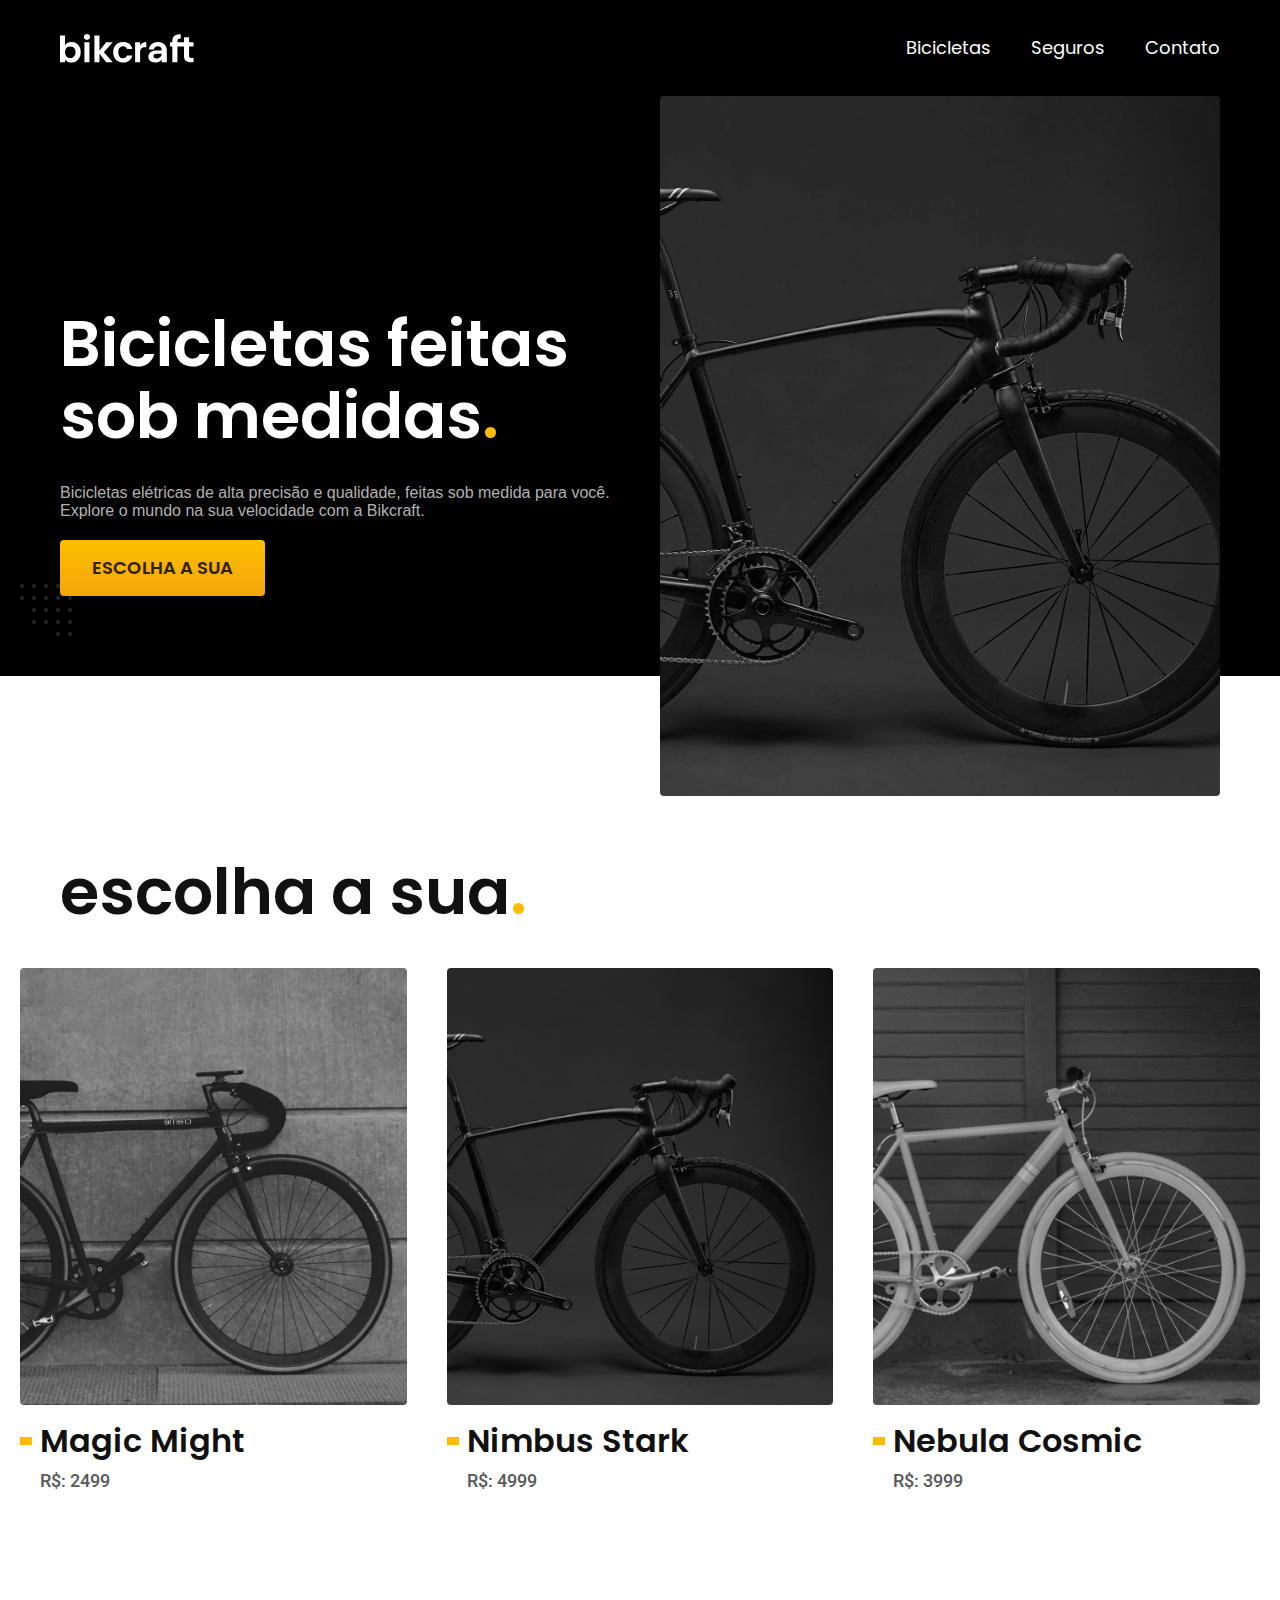
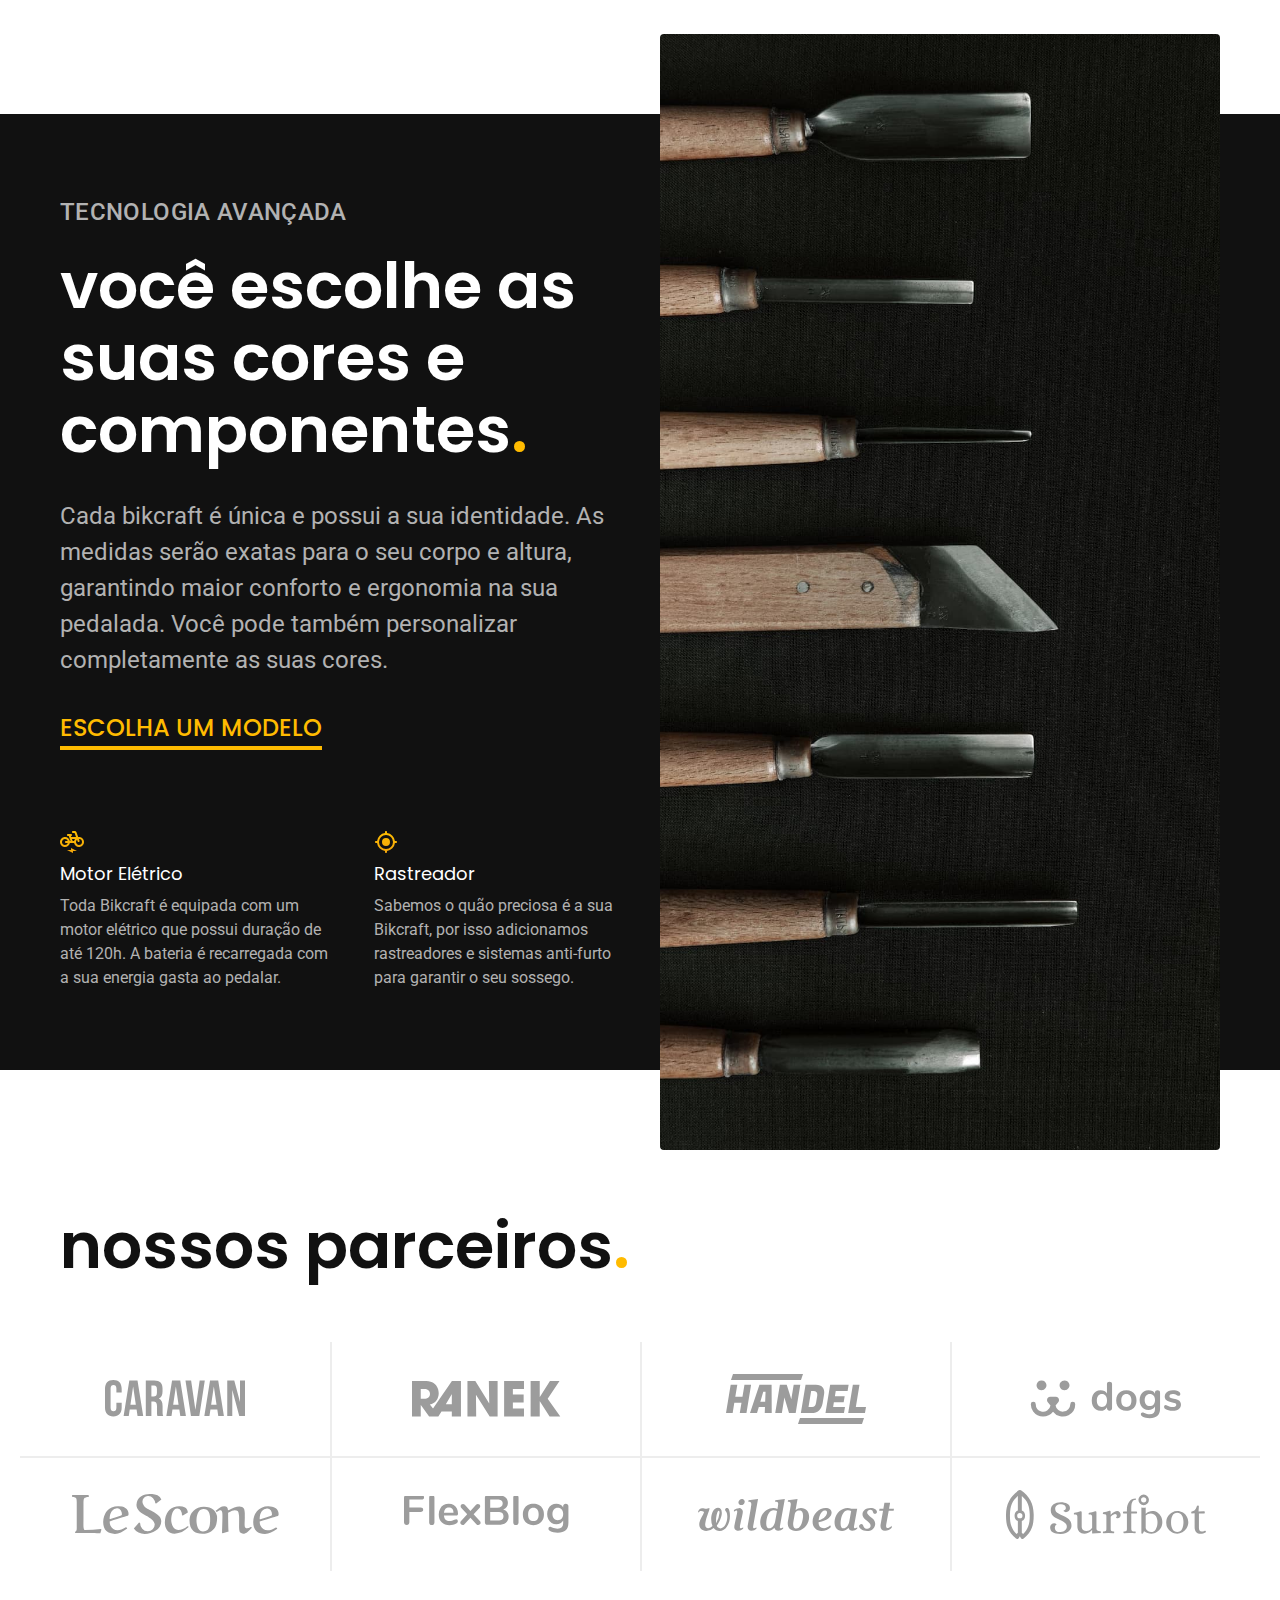
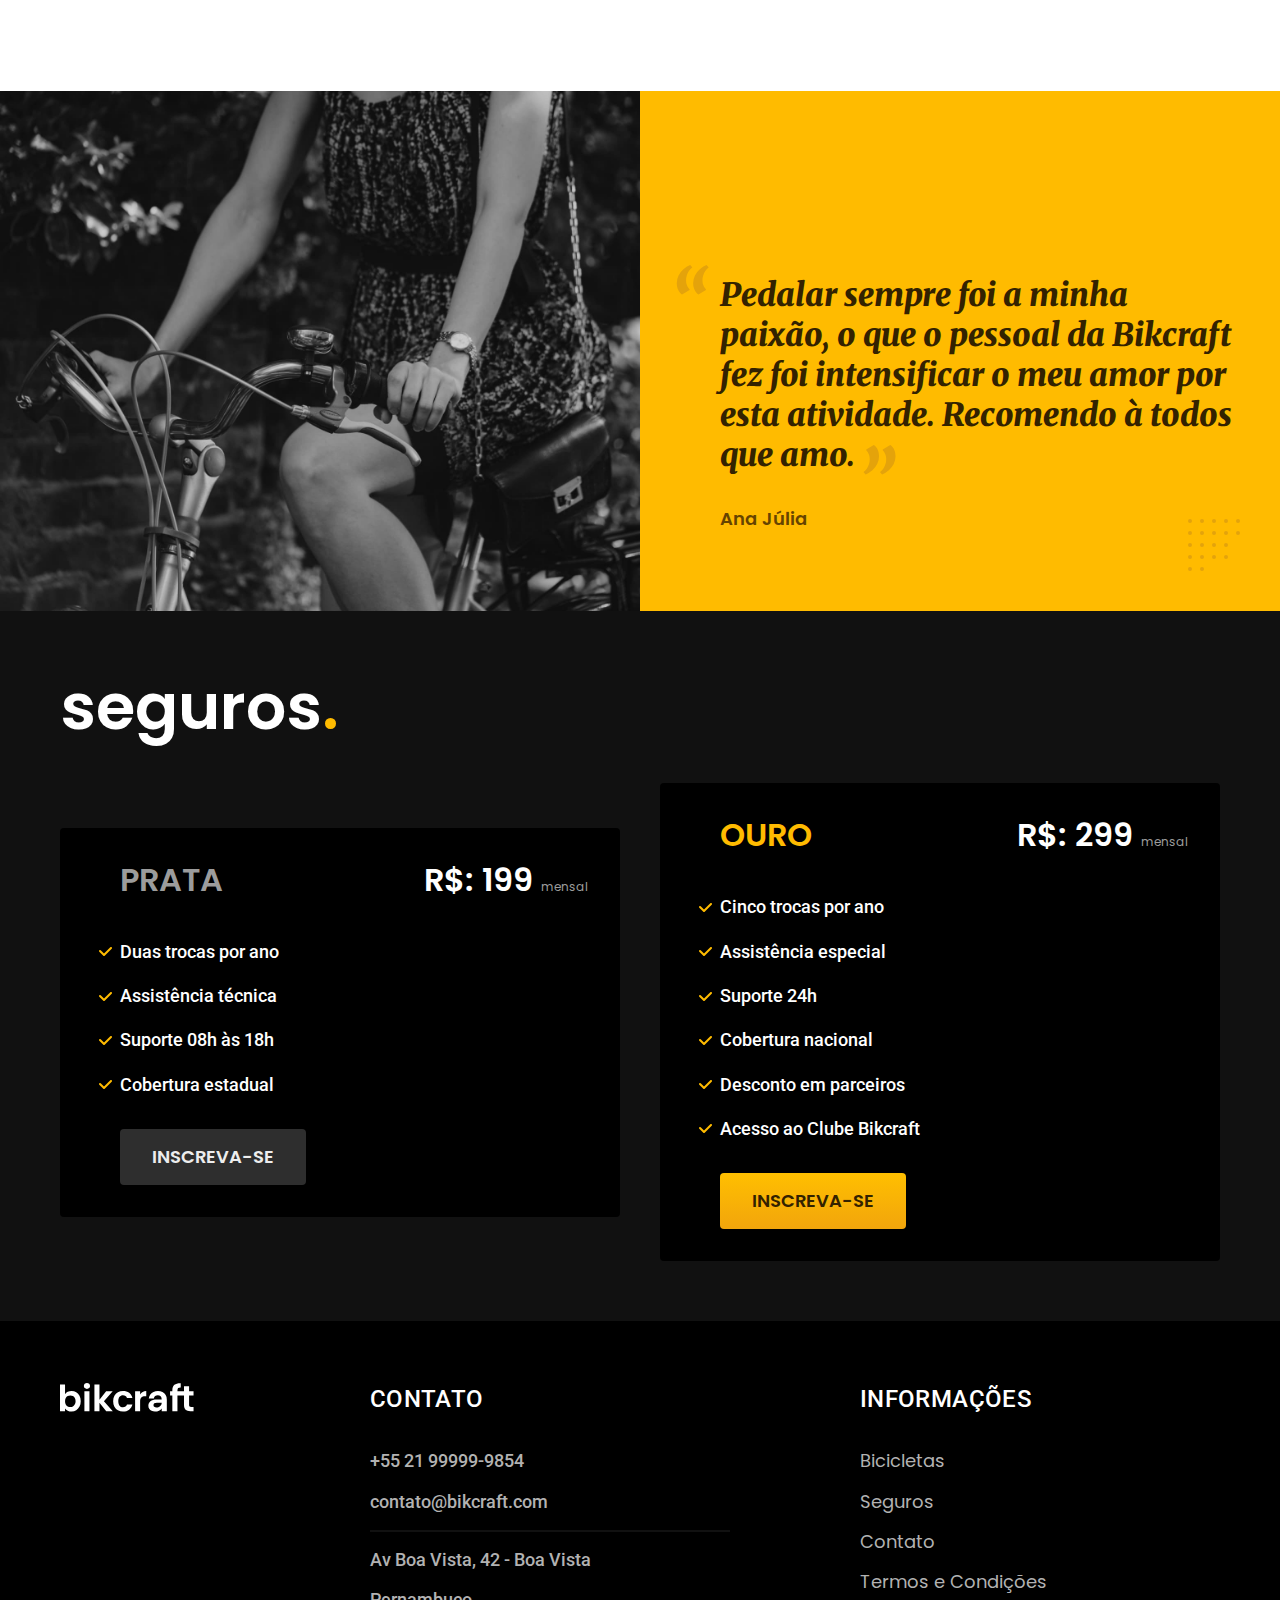
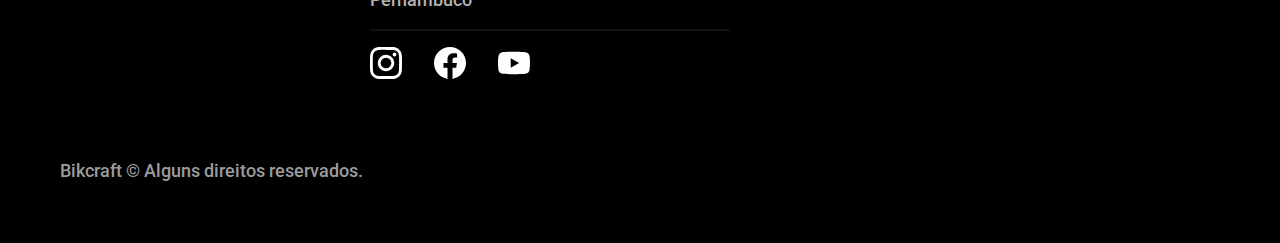
<file: index.html>
<!DOCTYPE html>

<html lang="pt-br">

<head>
    <meta charset="UTF-8">
    <meta name="viewport" content="width=device-width, initial-scale=1.0">
    <title> Bikcraft - Bicicletas Elétricas</title>
    <meta name="description" content="Bicicletas elétricas de alta precisão e qualidade, feitas sob medida para o cliente. Explore o mundo na sua velocidade com a Bikcraft.">

    <link rel="preload" href="./css/style.css" as="style">
    <link rel="stylesheet" href="./css/style.css">

    <link rel="preconnect" href="https://fonts.googleapis.com">
    <link rel="preconnect" href="https://fonts.gstatic.com" crossorigin>
    <link href="https://fonts.googleapis.com/css2?family=Merriweather:ital,wght@1,900&family=Poppins:wght@400;600&family=Roboto:wght@400;500&display=swap" rel="stylesheet">
</head>

<body>
    <header class="header-bg">
        <div class="header container">
            <a href="./">
                <img src="./img/bikcraft.svg" width="136" height="32" alt="Bikcraft">
            </a>

            <nav aria-label="primaria">
                <ul class="header-menu font-1-m cor-0">
                    <li> <a href="./bicicletas.html"> Bicicletas</a></li>
                    <li> <a href="./seguros.html"> Seguros</a></li>
                    <li> <a href="./contato.html"> Contato</a></li>

                </ul>
            </nav>
        </div>
    </header>

    <main class="introducao-bg">
        <div class="introducao container">
            <div class="introducao-conteudo">
                <h1 class="font-1-xxl cor-0 fadeInDown" data-anime="200"> Bicicletas feitas sob medidas<span class="cor-p1">.</span></h1>
                <p class="font-s-l cor-5 fadeInDown" data-anime="400">Bicicletas elétricas de alta precisão e qualidade, feitas sob medida para você. Explore o mundo na sua velocidade com a Bikcraft.</p>
                <a class="botao fadeInDown" href="./bicicletas.html" data-anime="600">Escolha a sua</a>
            </div>
            <picture data-anime="800" class="fadeInDown">
                <source media="(max-width: 800px)" srcset="./img/bicicletas/nimbus.jpg">
                <img src="./img/fotos/introducao.jpg" width="1280" height="1600" alt="Bicicleta elétrica preta.">
            </picture>
        </div>
    </main>

    <article class="bicicletas-lista">
        <h2 class=" container font-1-xxl">escolha a sua<span class="cor-p1">.</span></h2>
        <ul>
            <li>
                <a href="./bicicletas/magic.html">
                    <img src="/img/bicicletas/magic-home.jpg" width="920" height="1040" alt="Bicicleta preta">
                    <h3 class="font-1-xl">Magic Might</h3>
                    <span class="font-2-m cor-8">R$: 2499</span>
                </a>
            </li>
            <li>
                <a href="./bicicletas/nimbus.html">
                    <img src="/img/bicicletas/nimbus-home.jpg" width="920" height="1040" alt="Bicicleta preta">
                    <h3 class="font-1-xl">Nimbus Stark</h3>
                    <span class="font-2-m cor-8">R$: 4999</span>
                </a>
            </li>
            <li>
                <a href="./bicicletas/nebula.html">
                    <img src="/img/bicicletas/nebula-home.jpg"  width="920" height="1040" alt="Bicicleta preta">
                    <h3 class="font-1-xl">Nebula Cosmic</h3>
                    <span class="font-2-m cor-8">R$: 3999</span>
                </a>
            </li>
        </ul>
    </article>

    <article class="tecnologia-bg">
        <div class="tecnologia container">
            <div class="tecnologia-conteudo">
                <span class="font-2-l-b cor-5">Tecnologia Avançada</span>
                <h2 class="font-1-xxl cor-0">você escolhe as suas cores e componentes<spann class="cor-p1">.</span></h2>
                <p class="font-2-l cor-5">Cada bikcraft é única e possui a sua identidade. As medidas serão exatas para o seu corpo e altura, garantindo maior conforto e ergonomia na sua pedalada. Você pode também personalizar completamente as suas cores. </p>
                <a class="link" href="./bicicletas.html">Escolha um modelo</a>
                <div class="tecnologia-vantagens">
                    <div>
                        <img src="./img/icones/eletrica.svg" width="24" height="24" alt="">
                        <h3 class="font-1-m cor-0">Motor Elétrico</h3>
                        <p class="font-2-s cor-5">Toda Bikcraft é equipada com um motor elétrico que possui duração de até 120h. A bateria é recarregada com a sua energia gasta ao pedalar.</p>
                    </div>
                    <div>
                        <img src="./img/icones/rastreador.svg" width="24" height="24" alt="">
                        <h3 class="font-1-m cor-0">Rastreador</h3>
                        <p class="font-2-s cor-5">Sabemos o quão preciosa é a sua Bikcraft, por isso adicionamos rastreadores e sistemas anti-furto para garantir o seu sossego.</p>
                    </div>
                </div>
            </div>
            <div class="tecnologia-imagem">
                <img src="./img/fotos/tecnologia.jpg" width="1200" height="1920" alt="">
            </div>
        </div>
    </article>
    <section class="parceiros" aria-label="Nossos Parceiros">
        <h2 class=" container font-1-xxl">nossos parceiros<span class="cor-p1">.</span></h2>

        <ul>
            <li><img src="./img/parceiros/caravan.svg" width="140" height="38" alt="caravan"></li>
            <li><img src="./img/parceiros/ranek.svg" width="149" height="36" alt="ranek.svg"></li>
            <li><img src="./img/parceiros/handel.svg" width="140" height="50" alt="handel.svg"></li>
            <li><img src="./img/parceiros/dogs.svg" width="152" height="39" alt="dogs.svg"></li>
            <li><img src="./img/parceiros/lescone.svg" width="208" height="41" alt="lescone.svg"></li>
            <li><img src="./img/parceiros/flexblog.svg" width="165" height="38" alt="flexblog.svg"></li>
            <li><img src="./img/parceiros/wildbeast.svg" width="196" height="34" alt="wildbeast.svg"></li>
            <li><img src="./img/parceiros/surfbot.svg" width="200" height="49" alt="surfbot.svg"></li>
        </ul>
    </section>
    <section class="depoimento" aria-label="Depoimento">
        <div>
            <img src="./img/fotos/depoimento.jpg" width="1560" height="1360" alt="Pessoa pedalando numa bicicleta Bikcraft">
        </div>
        <div class="depoimento-conteudo">
            <blockquote class="font-1-xl cor-p5">
                <p>Pedalar sempre foi a minha paixão, o que o pessoal da Bikcraft fez foi intensificar o meu amor por esta atividade. Recomendo à todos que amo.</p>
            </blockquote>
            <span class="font-1-m-b cor-p4">Ana Júlia</span>
        </div>
    </section>

    <article class="seguros-bg">
        <div class="seguros container">
            <h2 class="font-1-xxl cor-0">seguros<spann class="cor-p1">.</span></h2>
            <div class="seguros-item">
                <h3 class="font-1-xl cor-6"> PRATA</h3>
                <span class="font-1-xl cor-0">R$: 199 <span class="font-1-xs cor-6">mensal</span></span>
                <ul class="font-2-m cor-0">
                    <li>Duas trocas por ano</li>
                    <li>Assistência técnica</li>
                    <li>Suporte 08h às 18h</li>
                    <li>Cobertura estadual</li>
                </ul>
                <a class="botao secundario" href="./orcamento.html">Inscreva-se</a>
            </div>

            <div class="seguros-item">
                <h3 class="font-1-xl cor-p1"> OURO</h3>
                <span class="font-1-xl cor-0">R$: 299 <span class="font-1-xs cor-6">mensal</span></span>
                <ul class="font-2-m cor-0">
                    <li>Cinco trocas por ano</li>
                    <li>Assistência especial</li>
                    <li>Suporte 24h</li>
                    <li>Cobertura nacional</li>
                    <li>Desconto em parceiros</li>
                    <li>Acesso ao Clube Bikcraft</li>
                </ul>
                <a class="botao" href="./orcamento.html">Inscreva-se</a>
            </div>
        </div>
    </article>

    <footer class="footer-bg">
        <div class="footer container">
            <img src="./img/bikcraft.svg" width="136" height="32" alt="Bikcraft">
            <div class="footer-contato">
                <h3 class="font-2-l-b cor-0">Contato</h3>
                <ul class="font-2-m cor-5">
                    <li><a href="tel:+5521999999854">+55 21 99999-9854 </a></li>
                    <li><a href="mailto:contato@bikcraft.com">contato@bikcraft.com </a></li>
                    <li>Av Boa Vista, 42 - Boa Vista</li>
                    <li>Pernambuco</li>
                </ul>
                <div class="footer-redes">
                    <a href="./">
                        <img src="./img/redes/instagram.svg" width="32" height="32" alt="Instagram">
                    </a>
                    <a href="./">
                        <img src="./img/redes/facebook.svg" width="32" height="32" alt="Facebook">
                    </a>
                    <a href="./">
                        <img src="./img/redes/youtube.svg" width="32" height="32" alt="Youtube">
                    </a>
                </div>
            </div>
            <div class="footer-informacoes">
                <h3 class="font-2-l-b cor-0">Informações</h3>
                <nav>
                    <ul class="font-1-m cor-5">
                        <li> <a href="./bicicletas.html"> Bicicletas</a></li>
                        <li> <a href="./seguros.html"> Seguros</a></li>
                        <li> <a href="./contato.html"> Contato</a></li>
                        <li> <a href="./termos.html"> Termos e Condições</a></li>
                    </ul>
                </nav>
            </div>
            <p class="footer-copy font-2-m cor-6">Bikcraft © Alguns direitos reservados.</p>
        </div>
    </footer>

    <script src="./js/plugins/simple-anime.js"></script>
    <script src="./js/script.js"></script>
</body>

</html>
</file>
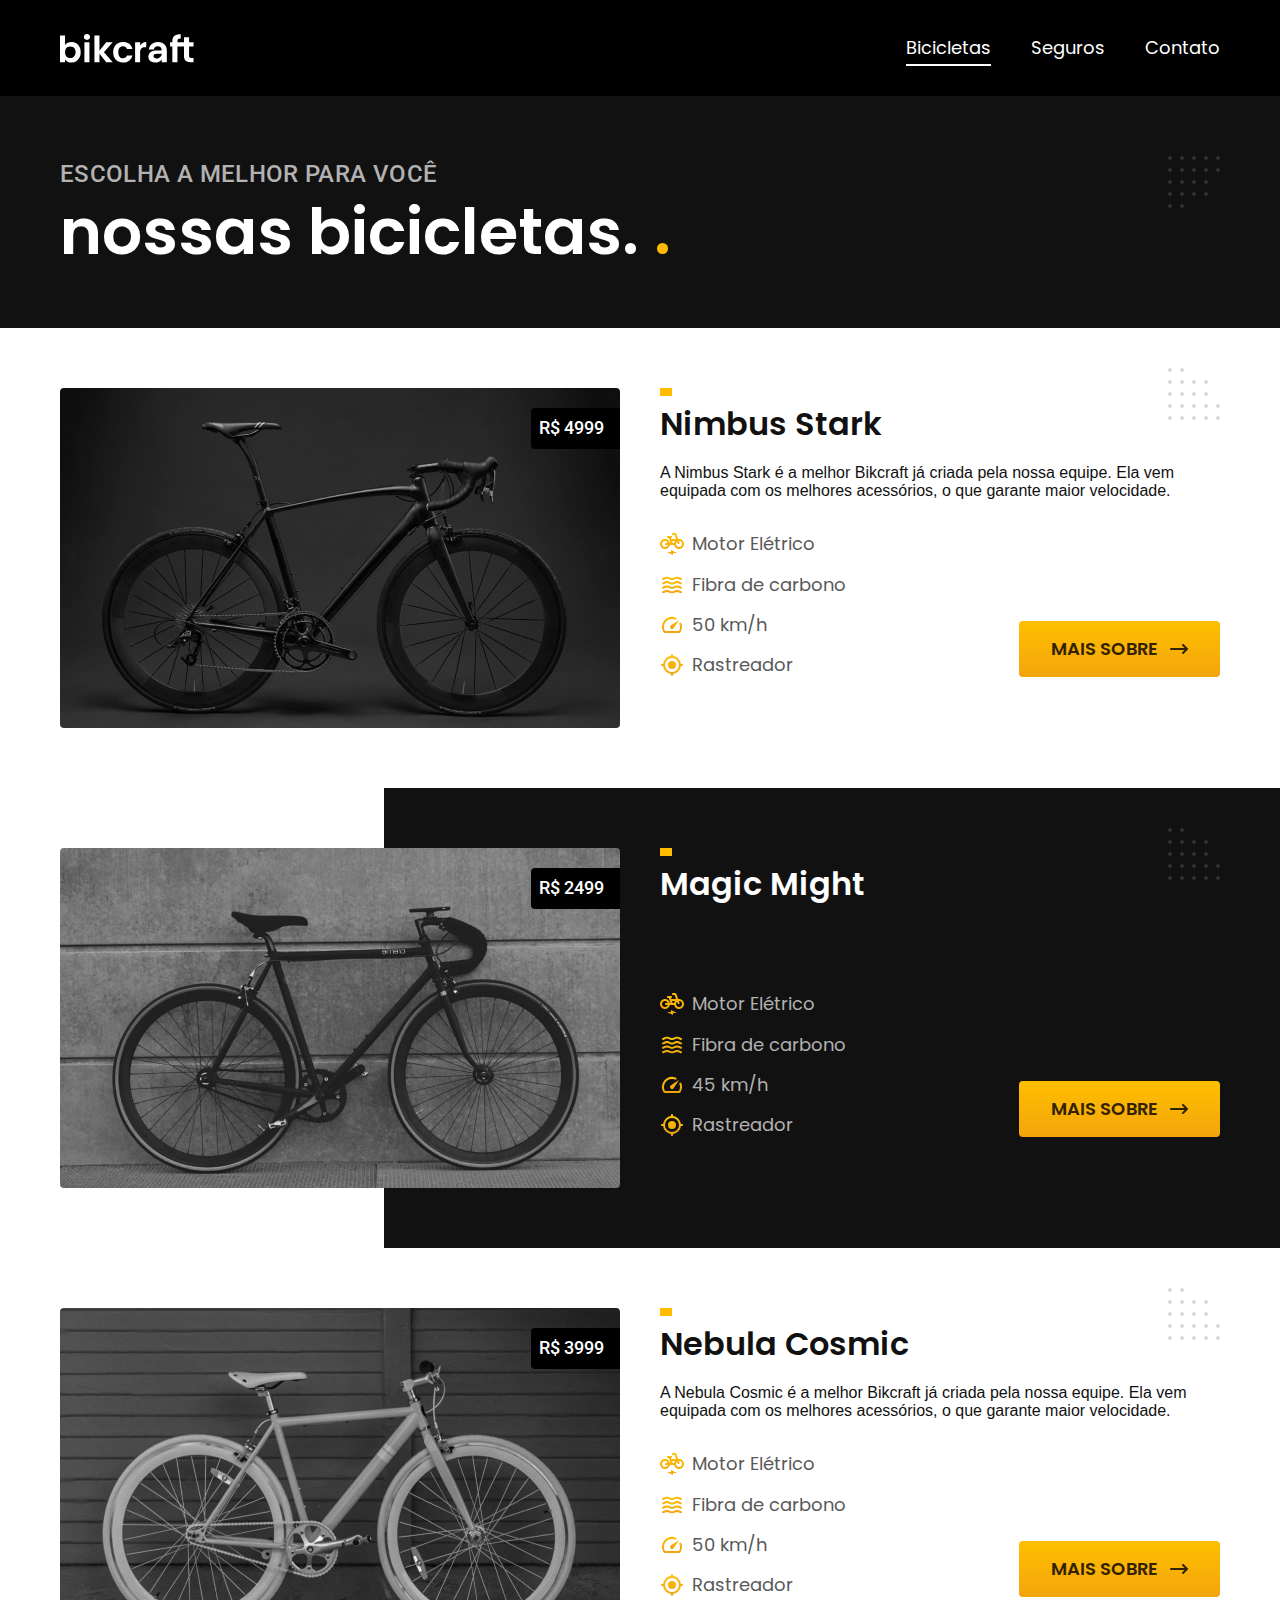
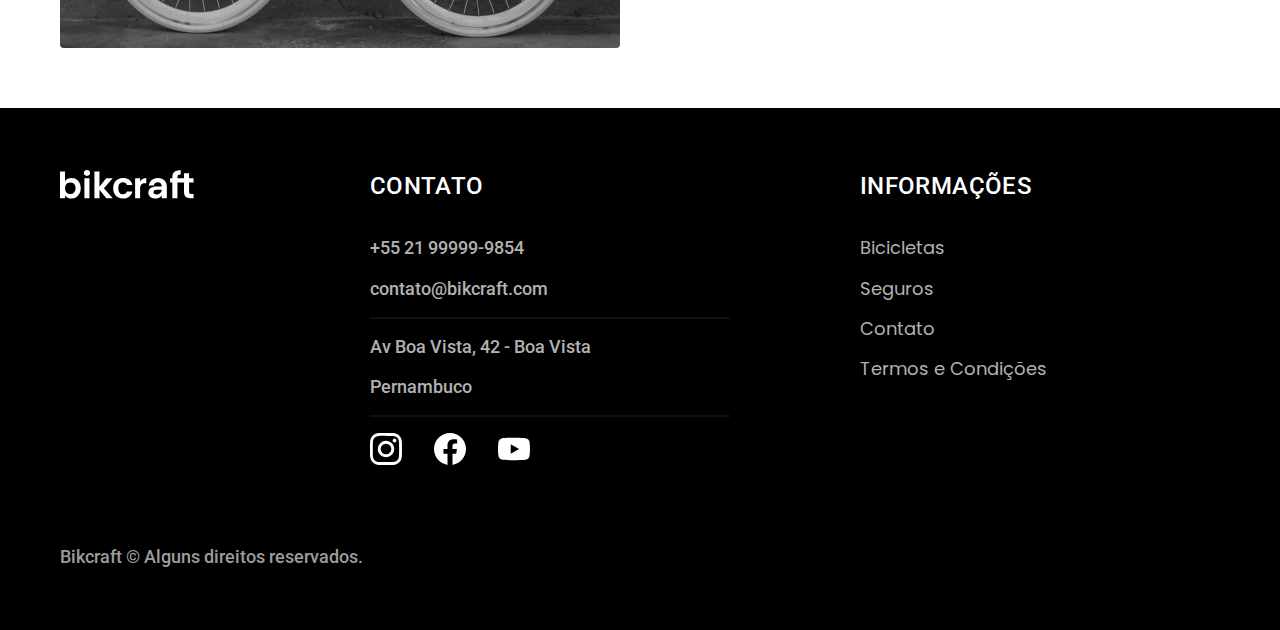
<file: bicicletas.html>
<!DOCTYPE html>

<html lang="pt-br">

<head>
  <meta charset="UTF-8">
  <meta name="viewport" content="width=device-width, initial-scale=1.0">
  <title> Bicicletas - Bikcraft </title>
  <meta name="description" content="Termos e condições.">

  <link rel="preload" href="./css/style.css" as="style">
  <link rel="stylesheet" href="./css/style.css">

  <link rel="preconnect" href="https://fonts.googleapis.com">
  <link rel="preconnect" href="https://fonts.gstatic.com" crossorigin>
  <link href="https://fonts.googleapis.com/css2?family=Merriweather:ital,wght@1,900&family=Poppins:wght@400;600&family=Roboto:wght@400;500&display=swap" rel="stylesheet">
</head>

<body id="bicicletas">
  <header class="header-bg">
    <div class="header container">
      <a href="./">
        <img src="./img/bikcraft.svg" alt="Bikcraft">
      </a>

      <nav aria-label="primaria">
        <ul class="header-menu font-1-m cor-0">
          <li> <a href="./bicicletas.html"> Bicicletas</a></li>
          <li> <a href="./seguros.html"> Seguros</a></li>
          <li> <a href="./contato.html"> Contato</a></li>

        </ul>
      </nav>
    </div>
  </header>

  <main>
    <div class="titulo-bg">
      <div class="titulo container">
        <p class="font-2-l-b cor-5">Escolha a melhor para você</p>
        <h1 class="font-1-xxl cor-0">nossas bicicletas. <span class="cor-p1">.</span></h1>
      </div>
    </div>

    <div class="bicicletas container">
      <div class="bicicletas-imagem">
        <img src="./img/bicicletas/nimbus.jpg" alt="Bicicleta preta">
        <span class="font-2-m cor-0"> R$ 4999</span>
      </div>
      <div class="bicicletas-conteudo">
        <h2 class="font-1-xl">Nimbus Stark</h2>
        <p classs="font-2-s cor-8">A Nimbus Stark é a melhor Bikcraft já criada pela nossa equipe. Ela vem equipada com os melhores acessórios, o que garante maior velocidade.</p>
        <ul class="font-1-m cor-8">
          <li>
            <img src="./img/icones/eletrica.svg" alt="">Motor Elétrico
          </li>
          <li>
            <img src="./img/icones/carbono.svg" alt="">Fibra de carbono
          </li>
          <li>
            <img src="./img/icones/velocidade.svg" alt="">50 km/h
          </li>
          <li>
            <img src="./img/icones/rastreador.svg" alt="">Rastreador
          </li>
        </ul>
        <a class="botao seta" href="./bicicletas/nimbus.html">Mais Sobre</a>
      </div>
    </div>

    <div class="bicicletas-bg">
      <div class="bicicletas container">
        <div class="bicicletas-imagem">
          <img src="./img/bicicletas/magic.jpg" alt="Bicicleta preta">
          <span class="font-2-m cor-0"> R$ 2499</span>
        </div>
        <div class="bicicletas-conteudo">
          <h2 class="font-1-xl cor-0">Magic Might</h2>
          <p classs="font-2-s cor-5">A Magic Might é a melhor Bikcraft já criada pela nossa equipe. Ela vem equipada com os melhores acessórios, o que garante maior velocidade.</p>
          <ul class="font-1-m cor-5">
            <li>
              <img src="./img/icones/eletrica.svg" alt="">Motor Elétrico
            </li>
            <li>
              <img src="./img/icones/carbono.svg" alt="">Fibra de carbono
            </li>
            <li>
              <img src="./img/icones/velocidade.svg" alt="">45 km/h
            </li>
            <li>
              <img src="./img/icones/rastreador.svg" alt="">Rastreador
            </li>
          </ul>
          <a class="botao seta" href="./bicicletas/magic.html">Mais Sobre</a>
        </div>
      </div>
    </div>


    <div class="bicicletas container">
      <div class="bicicletas-imagem">
        <img src="./img/bicicletas/nebula.jpg" alt="Bicicleta preta">
        <span class="font-2-m cor-0"> R$ 3999</span>
      </div>
      <div class="bicicletas-conteudo">
        <h2 class="font-1-xl">Nebula Cosmic</h2>
        <p classs="font-2-s cor-8">A Nebula Cosmic é a melhor Bikcraft já criada pela nossa equipe. Ela vem equipada com os melhores acessórios, o que garante maior velocidade.</p>
        <ul class="font-1-m cor-8">
          <li>
            <img src="./img/icones/eletrica.svg" alt="">Motor Elétrico
          </li>
          <li>
            <img src="./img/icones/carbono.svg" alt="">Fibra de carbono
          </li>
          <li>
            <img src="./img/icones/velocidade.svg" alt="">50 km/h
          </li>
          <li>
            <img src="./img/icones/rastreador.svg" alt="">Rastreador
          </li>
        </ul>
        <a class="botao seta" href="./bicicletas/nebula.html">Mais Sobre</a>
      </div>
    </div>




  </main>


  <footer class="footer-bg">
    <div class="footer container">
      <img src="./img/bikcraft.svg" alt="Bikcraft">
      <div class="footer-contato">
        <h3 class="font-2-l-b cor-0">Contato</h3>
        <ul class="font-2-m cor-5">
          <li><a href="tel:+5521999999854">+55 21 99999-9854 </a></li>
          <li><a href="mailto:contato@bikcraft.com">contato@bikcraft.com </a></li>
          <li>Av Boa Vista, 42 - Boa Vista</li>
          <li>Pernambuco</li>
        </ul>
        <div class="footer-redes">
          <a href="./">
            <img src="./img/redes/instagram.svg" alt="Instagram">
          </a>
          <a href="./">
            <img src="./img/redes/facebook.svg" alt="Facebook">
          </a>
          <a href="./">
            <img src="./img/redes/youtube.svg" alt="Youtube">
          </a>
        </div>
      </div>
      <div class="footer-informacoes">
        <h3 class="font-2-l-b cor-0">Informações</h3>
        <nav>
          <ul class="font-1-m cor-5">
            <li> <a href="./bicicletas.html"> Bicicletas</a></li>
            <li> <a href="./seguros.html"> Seguros</a></li>
            <li> <a href="./contato.html"> Contato</a></li>
            <li> <a href="./termos.html"> Termos e Condições</a></li>
          </ul>
        </nav>
      </div>
      <p class="footer-copy font-2-m cor-6">Bikcraft © Alguns direitos reservados.</p>
    </div>
  </footer>
  <script src="./js/script.js"></script>
</body>

</html>
</file>
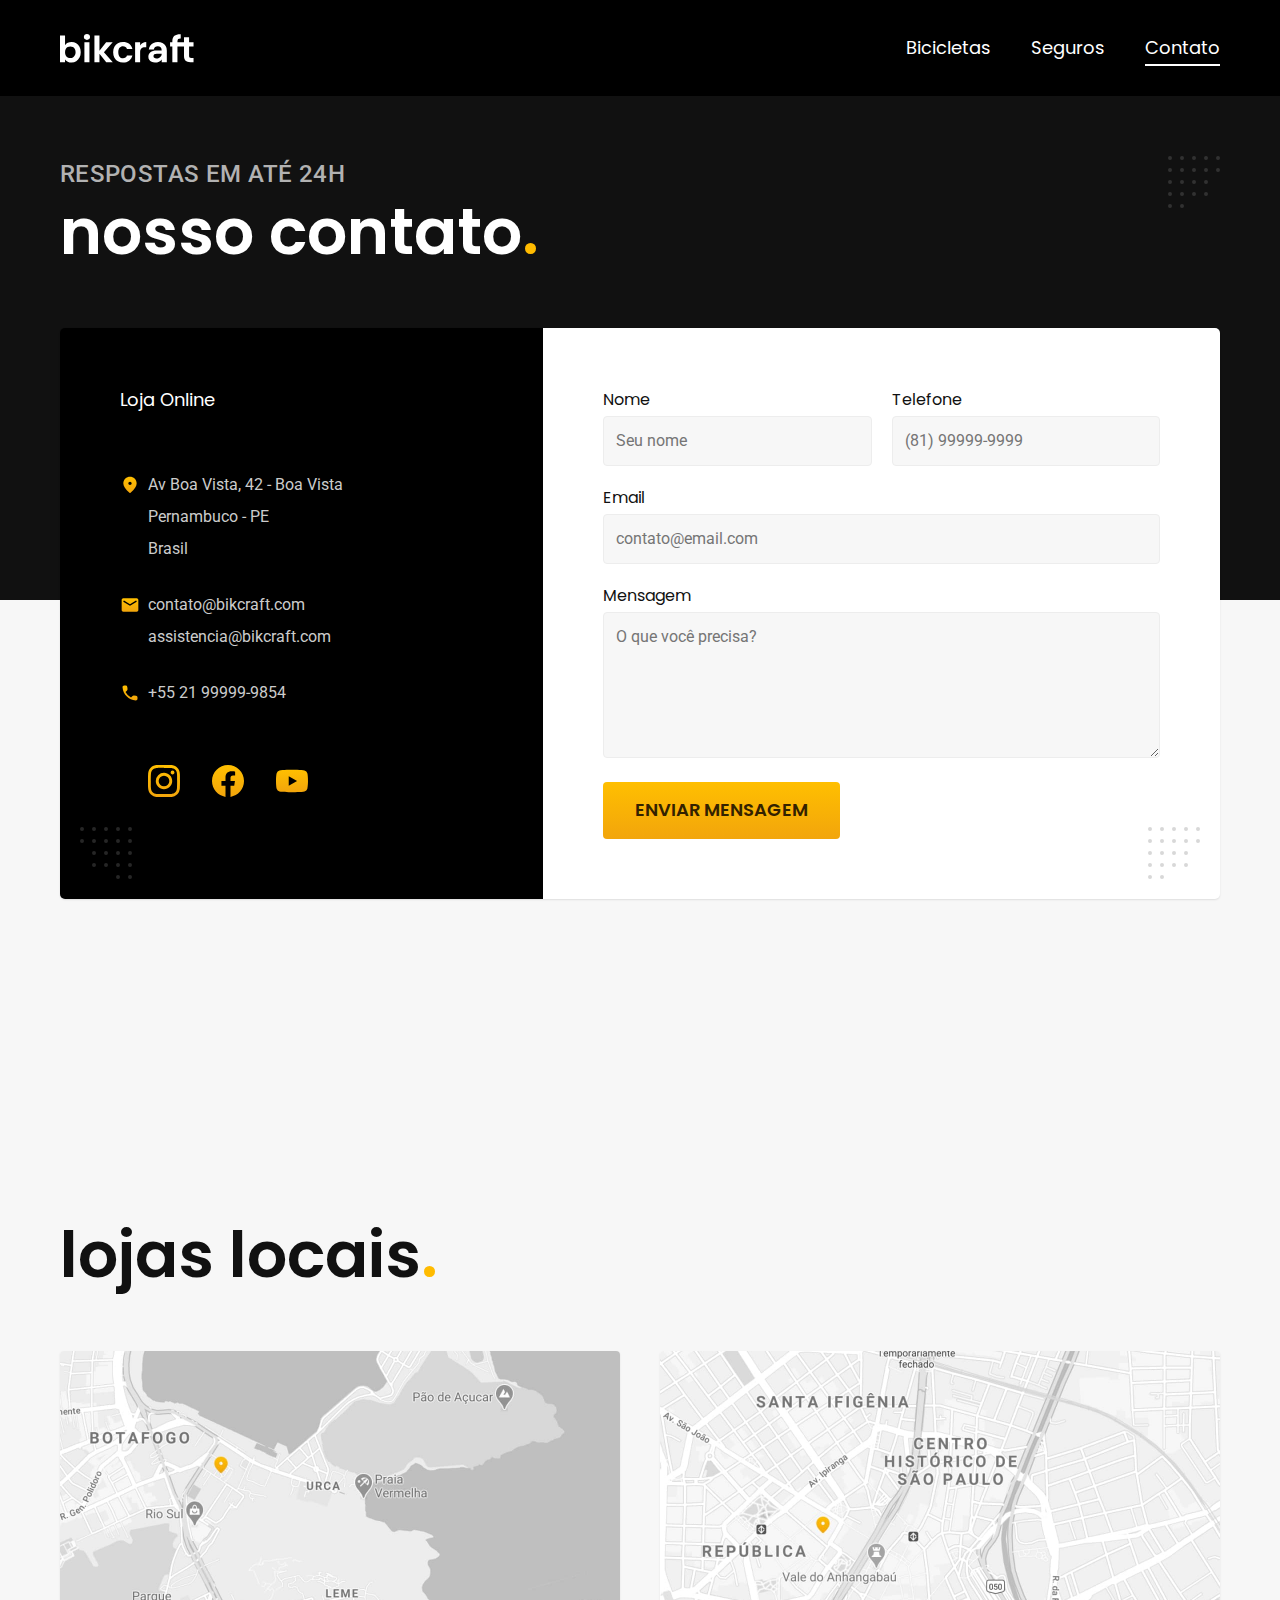
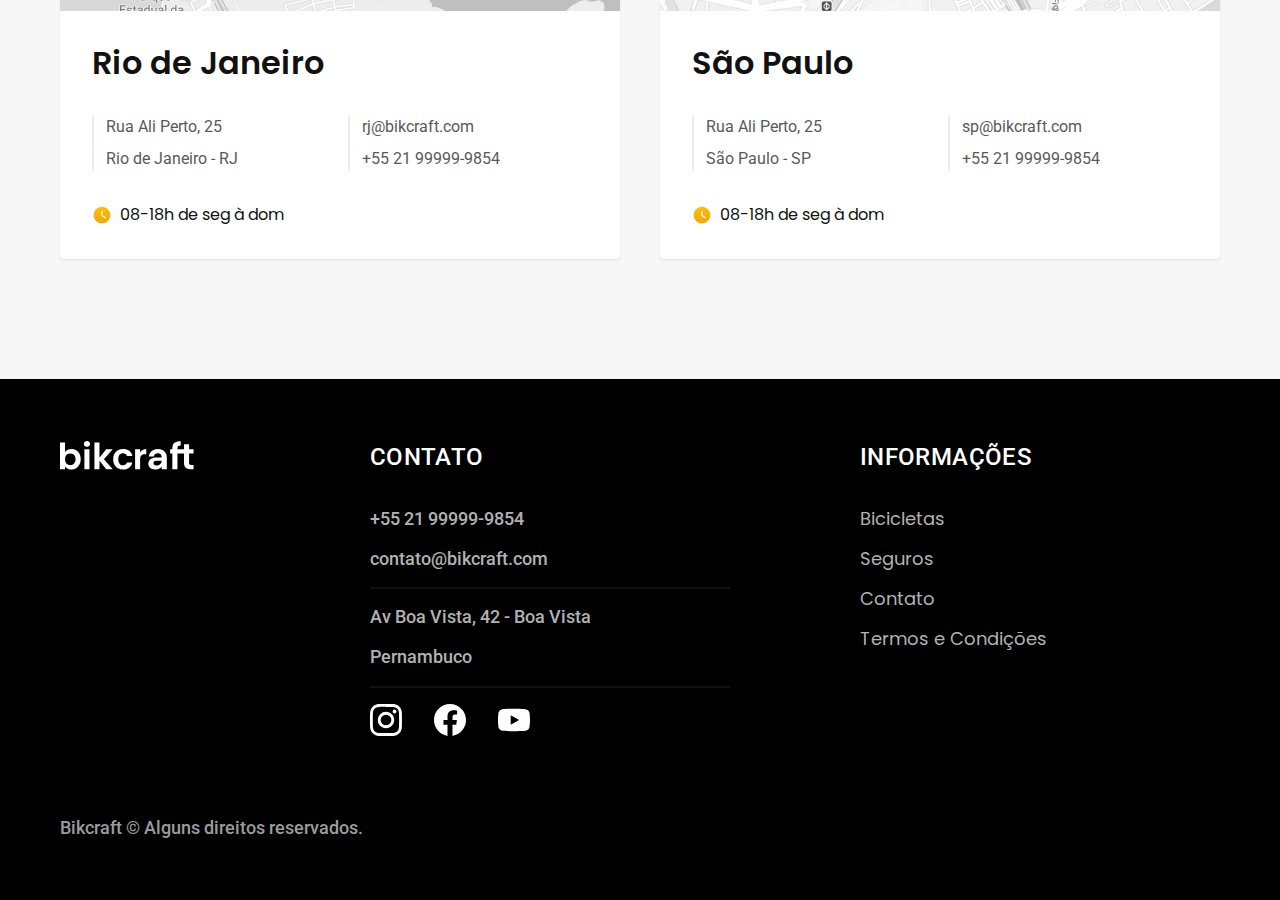
<file: contato.html>
<!DOCTYPE html>

<html lang="pt-br">

<head>
  <meta charset="UTF-8">
  <meta name="viewport" content="width=device-width, initial-scale=1.0">
  <title>Contato | Bikcraft</title>
  <meta name="description" content="Termos e condições.">

  <link rel="preload" href="./css/style.css" as="style">
  <link rel="stylesheet" href="./css/style.css">

  <link rel="preconnect" href="https://fonts.googleapis.com">
  <link rel="preconnect" href="https://fonts.gstatic.com" crossorigin>
  <link href="https://fonts.googleapis.com/css2?family=Merriweather:ital,wght@1,900&family=Poppins:wght@400;600&family=Roboto:wght@400;500&display=swap" rel="stylesheet">
</head>

<body id="contato">
  <header class="header-bg">
    <div class="header container">
      <a href="./">
        <img src="./img/bikcraft.svg" alt="Bikcraft">
      </a>

      <nav aria-label="primaria">
        <ul class="header-menu font-1-m cor-0">
          <li> <a href="./bicicletas.html"> Bicicletas</a></li>
          <li> <a href="./seguros.html"> Seguros</a></li>
          <li> <a href="./contato.html"> Contato</a></li>

        </ul>
      </nav>
    </div>
  </header>

  <main>
    <div class="titulo-bg">
      <div class="titulo container">
        <p class="font-2-l-b cor-5">Respostas em até 24h</p>
        <h1 class="font-1-xxl cor-0">nosso contato<span class="cor-p1">.</span></h1>
      </div>
    </div>

    <div class="contato container">
      <section class="contato-dados "aria-label="Endereço">
        <h2 class="font-1-m cor-0">Loja Online</h2>
        <div class="contato-endereco font-2-s cor-4">
          <p>Av Boa Vista, 42 - Boa Vista</p>
          <p>Pernambuco - PE</p>
          <p>Brasil</p>
        </div>
        <address class="contato-meios font-2-s cor-4">
          <a href="mailto:contato@bikcraft.com">contato@bikcraft.com</a>
          <a href="mailto:assistencia@bikcraft.com">assistencia@bikcraft.com</a>
          <a href="tel:+5521999999854">+55 21 99999-9854 </a>
        </address>
        <div class="contato-redes">
          <a href="./">
            <img src="./img/redes/instagram-p.svg" alt="Instagram">
          </a>
          <a href="./">
            <img src="./img/redes/facebook-p.svg" alt="Facebook">
          </a>
          <a href="./">
            <img src="./img/redes/youtube-p.svg" alt="Youtube">
          </a>
        </div>
      </section>

      <section class="contato-formulario" aria-label="Formulário">
        <form class="form" action="./contato.html">
          <div>
            <label for="nome">Nome</label>
            <input type="text" id="nome" name="nome" placeholder="Seu nome">
          </div>
          <div>
            <label for="telefone">Telefone</label>
            <input type="text" id="telefone" name="telefone" placeholder="(81) 99999-9999">
          </div>
          <div class="col-2">
            <label for="email">Email</label>
            <input type="email" id="email" name="email" placeholder="contato@email.com">
          </div>
          <div class="col-2">
            <label for="mensagem">Mensagem</label>
            <textarea rows="5" id="mensagem" name="mensagem" placeholder="O que você precisa?"></textarea>
          </div>
          <button class="botao col-2">Enviar Mensagem</button>
          </form>
      </section>
    </div>
  </main>

  <article class="lojas container">
    <h2 class="font-1-xxl">lojas locais<span class="cor-p1">.</span></h2>
    <div class="lojas-item">
      <img src="./img/lojas/rj.jpg" alt="mapa marcando o Endereço 
      em Rua Ali Perto, 25 - Rio de Janeiro - RJ">
      <div class="lojas-conteudo">
        <h3 class="font-1-xl">Rio de Janeiro</h3>
        <div class="lojas-dados font-2-s cor-8">
          <p>Rua Ali Perto, 25</p>
          <p>Rio de Janeiro - RJ</p>
        </div>
        <div class="lojas-dados font-2-s cor-8">
          <a href="mailto:rj@bikcraft.com">rj@bikcraft.com</a>
          <a href="tel:+5521999999854">+55 21 99999-9854 </a>
        </div>
        <p class="lojas-tempo font-1-s"><img src="./img/icones/horario.svg" alt="">08-18h de seg à dom</p>
      </div>
    </div>

    <div class="lojas-item">
      <img src="./img/lojas/sp.jpg" alt="mapa marcando o Endereço 
      em Rua Ali Perto, 25 - São Paulo - SP">
      <div class="lojas-conteudo">
        <h3 class="font-1-xl">São Paulo</h3>
        <div class="lojas-dados font-2-s cor-8">
          <p>Rua Ali Perto, 25</p>
          <p>São Paulo - SP</p>
        </div>
        <div class="lojas-dados font-2-s cor-8">
          <a href="mailto:sp@bikcraft.com">sp@bikcraft.com</a>
          <a href="tel:+5511999999854">+55 21 99999-9854 </a>
        </div>
        <p class="lojas-tempo font-1-s"><img src="./img/icones/horario.svg" alt="">08-18h de seg à dom</p>
      </div>
    </div>
  </article>

  <footer class="footer-bg">
    <div class="footer container">
      <img src="./img/bikcraft.svg" alt="Bikcraft">
      <div class="footer-contato">
        <h3 class="font-2-l-b cor-0">Contato</h3>
        <ul class="font-2-m cor-5">
          <li><a href="tel:+5521999999854">+55 21 99999-9854 </a></li>
          <li><a href="mailto:contato@bikcraft.com">contato@bikcraft.com </a></li>
          <li>Av Boa Vista, 42 - Boa Vista</li>
          <li>Pernambuco</li>
        </ul>
        <div class="footer-redes">
          <a href="./">
            <img src="./img/redes/instagram.svg" alt="Instagram">
          </a>
          <a href="./">
            <img src="./img/redes/facebook.svg" alt="Facebook">
          </a>
          <a href="./">
            <img src="./img/redes/youtube.svg" alt="Youtube">
          </a>
        </div>
      </div>
      <div class="footer-informacoes">
        <h3 class="font-2-l-b cor-0">Informações</h3>
        <nav>
          <ul class="font-1-m cor-5">
            <li> <a href="./bicicletas.html"> Bicicletas</a></li>
            <li> <a href="./seguros.html"> Seguros</a></li>
            <li> <a href="./contato.html"> Contato</a></li>
            <li> <a href="./termos.html"> Termos e Condições</a></li>
          </ul>
        </nav>
      </div>
      <p class="footer-copy font-2-m cor-6">Bikcraft © Alguns direitos reservados.</p>
    </div>
  </footer>
  <script src="./js/script.js"></script>
</body>

</html>
</file>
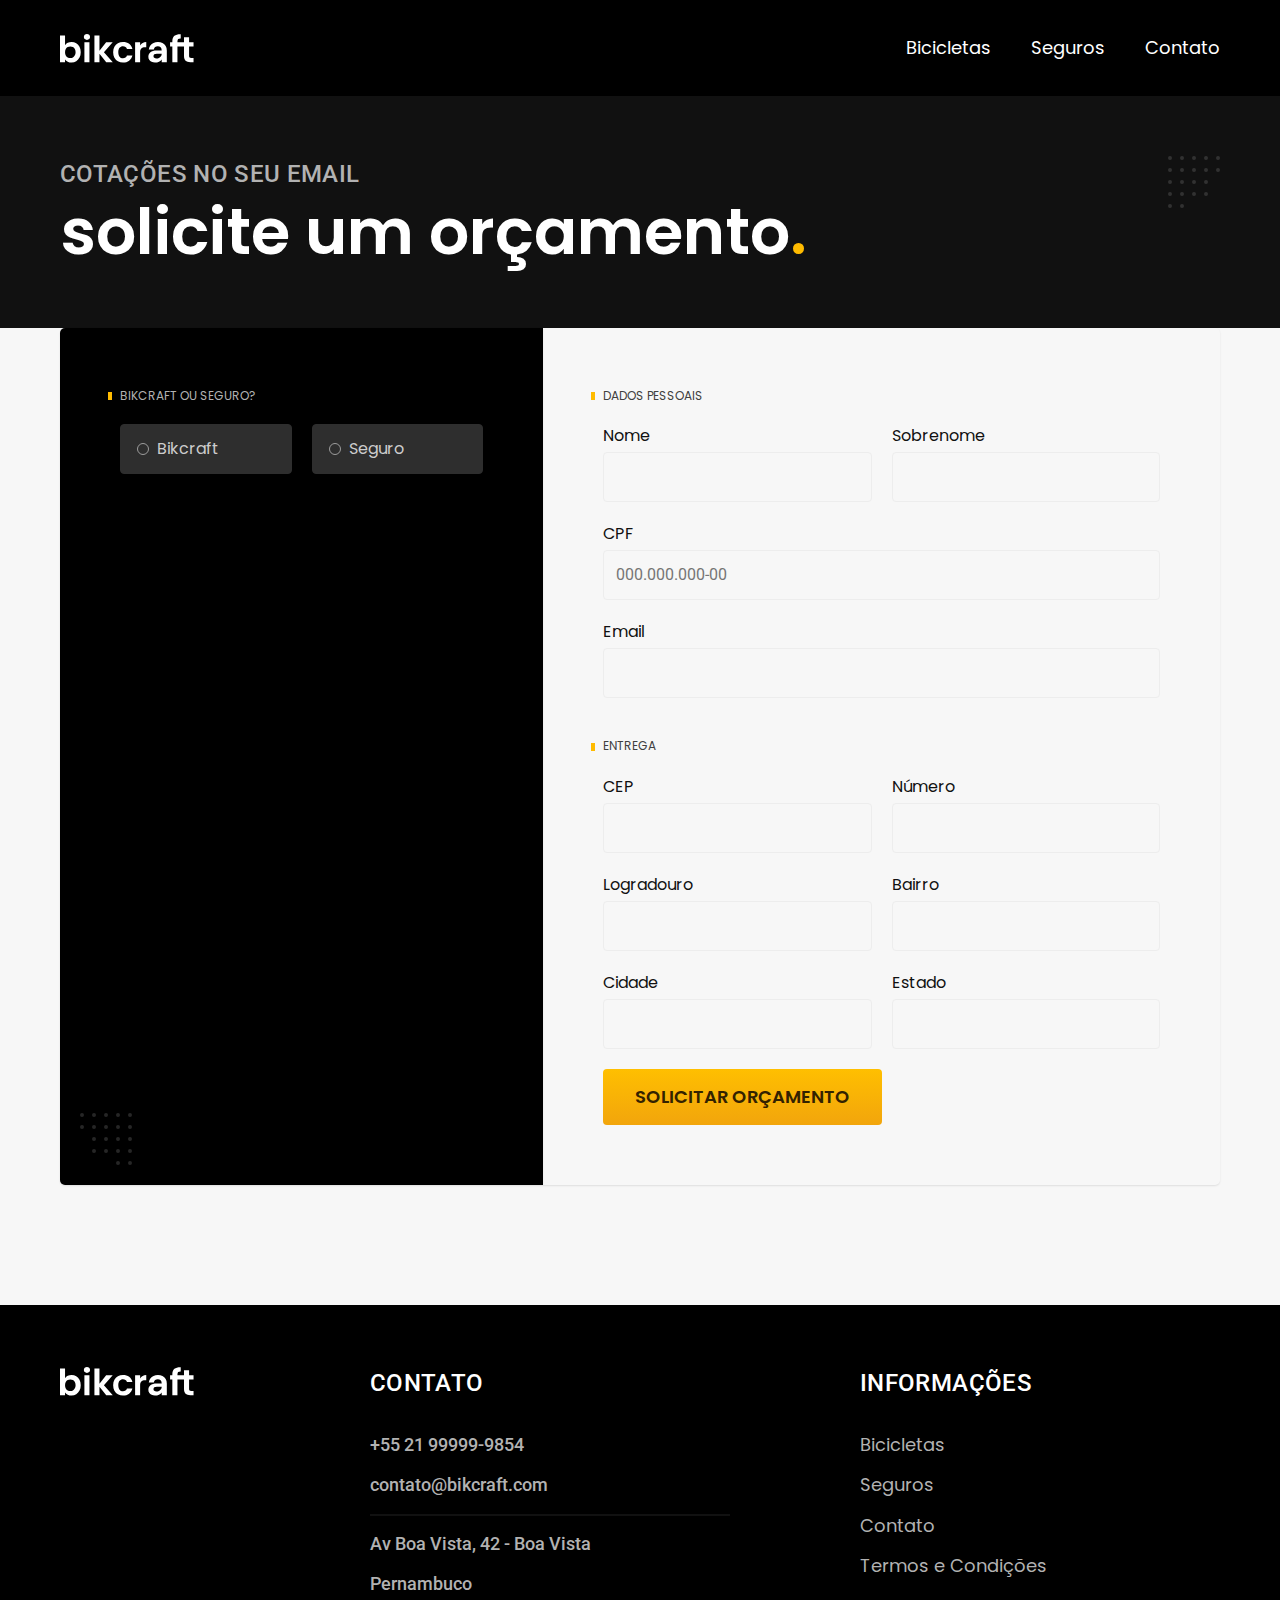
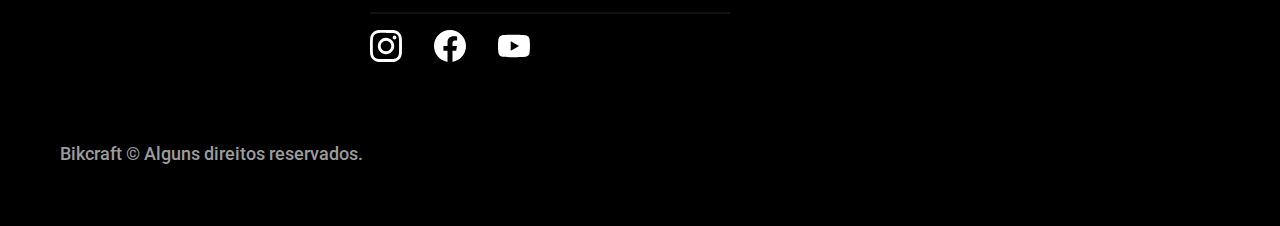
<file: orcamento.html>
<!DOCTYPE html>

<html lang="pt-br">

<head>
  <meta charset="UTF-8">
  <meta name="viewport" content="width=device-width, initial-scale=1.0">
  <title>Orçamento | Bikcraft</title>
  <meta name="description" content="Termos e condições.">

  <link rel="preload" href="./css/style.css" as="style">
  <link rel="stylesheet" href="./css/style.css">

  <link rel="preconnect" href="https://fonts.googleapis.com">
  <link rel="preconnect" href="https://fonts.gstatic.com" crossorigin>
  <link href="https://fonts.googleapis.com/css2?family=Merriweather:ital,wght@1,900&family=Poppins:wght@400;600&family=Roboto:wght@400;500&display=swap" rel="stylesheet">
</head>

<body id="orcamento">
  <header class="header-bg">
    <div class="header container">
      <a href="./">
        <img src="./img/bikcraft.svg" alt="Bikcraft">
      </a>

      <nav aria-label="primaria">
        <ul class="header-menu font-1-m cor-0">
          <li> <a href="./bicicletas.html"> Bicicletas</a></li>
          <li> <a href="./seguros.html"> Seguros</a></li>
          <li> <a href="./contato.html"> Contato</a></li>

        </ul>
      </nav>
    </div>
  </header>

  <main>
    <div class="titulo-bg">
      <div class="titulo container">
        <p class="font-2-l-b cor-5">Cotações no seu email</p>
        <h1 class="font-1-xxl cor-0">solicite um orçamento<span class="cor-p1">.</span></h1>
      </div>
    </div>

    <form class="orcamento container" action="./">
      <div class="orcamento-produto">
        <h2 class="font-1-xs cor-5">Bikcraft ou Seguro?</h2>

        <input type="radio" name="tipo" value="bikcraft" id="bikcraft">
        <label for="bikcraft">Bikcraft</label>

        <input type="radio" name="tipo" value="seguro" id="seguro">
        <label for="seguro">Seguro</label>

        <div class="orcamento-conteudo" id="orcamento-bikcraft">
          <h2 class="font-1-xs cor-5">Escolha a sua</h2>

          <input type="radio" name="produto" value="nimbus" id="nimbus">
          <label for="nimbus">Nimbus Stark <span>R$ 4999</span></label>
          <div class="orcamento-detalhes">
            <ul class="font-1-xs cor-8">
              <li><img src="./img/icones/eletrica.svg" alt=""> Motor Elétrico</li>    
              <li><img src="./img/icones/carbono.svg" alt=""> Fibra de Carbono</li>
              <li><img src="./img/icones/velocidade.svg" alt=""> 50km/h</li>
              <li><img src="./img/icones/rastreador.svg" alt=""> Rastreador</li>
            </ul>
            <img src="./img/bicicletas/nimbus.jpg" alt="Bicicleta Preta">
          </div>
    
          <input type="radio" name="produto" value="magic" id="magic">
          <label for="magic">Magic Might <span>R$ 2499</span></label>
          <div class="orcamento-detalhes">
            <ul class="font-1-xs cor-8">
              <li><img src="./img/icones/eletrica.svg" alt=""> Motor Elétrico</li>    
              <li><img src="./img/icones/carbono.svg" alt=""> Fibra de Carbono</li>
              <li><img src="./img/icones/velocidade.svg" alt=""> 45km/h</li>
              <li><img src="./img/icones/rastreador.svg" alt=""> Rastreador</li>
            </ul> 
              <img src="./img/bicicletas/magic.jpg" alt="Bicicleta Preta">
          </div>

          <input type="radio" name="produto" value="nebula" id="nebula">
          <label for="nebula">Nebula Cosmic <span>R$ 3999</span></label>
          <div class="orcamento-detalhes">
            <ul class="font-1-xs cor-8">
              <li><img src="./img/icones/eletrica.svg" alt=""> Motor Elétrico</li>    
              <li><img src="./img/icones/carbono.svg" alt=""> Fibra de Carbono</li>
              <li><img src="./img/icones/velocidade.svg" alt=""> 40km/h</li>
              <li><img src="./img/icones/rastreador.svg" alt=""> Rastreador</li>
            </ul>
            <img src="./img/bicicletas/nebula.jpg" alt="Bicicleta Preta">
          </div>
        </div>

        <div class="orcamento-conteudo" id="orcamento-seguro">
          <h2 class="font-1-xs cor-5">Escolha o plano</h2>

          <input type="radio" name="produto" value="prata" id="prata">
          <label for="prata">Prata <span>R$ 199</span></label>  
          
          <input type="radio" name="produto" value="ouro" id="ouro">
          <label for="ouro">Ouro <span>R$ 299</span></label>    
        </div>

      </div>
      
      <div class="orcamento-dados form">
        <h2 class="font-1-xs cor-9 col-2">dados pessoais</h2>
        <div>
          <label for="nome">Nome</label>
          <input type="text" id="nome" name="nome">
        </div>
        <div>
          <label for="sobrenome">Sobrenome</label>
          <input type="text" id="sobrenome" name="sobrenome">
        </div>
        <div class="col-2">
          <label for="cpf">CPF</label>
          <input type="text" id="cpf" name="cpf" placeholder="000.000.000-00">
        </div>
        <div class="col-2">
          <label for="email">Email</label>
          <input type="email" id="email" name="email">
        </div>
        <h2 class="font-1-xs cor-9 col-2">entrega</h2>
        <div>
          <label for="cep">CEP</label>
          <input type="text" id="cep" name="cep">
        </div>
        <div>
          <label for="numero">Número</label>
          <input type="text" id="numero" name="numero">
        </div>
        <div>
          <label for="logradouro">Logradouro</label>
          <input type="text" id="logradouro" name="logradouro">
        </div>
        <div>
          <label for="bairro">Bairro</label>
          <input type="text" id="bairro" name="bairro">
        </div>
        <div>
          <label for="cidade">Cidade</label>
          <input type="text" id="cidade" name="cidade">
        </div>
        <div>
          <label for="estado">Estado</label>
          <input type="text" id="estado" name="estado">
        </div>
        <button class="botao col-2">Solicitar Orçamento</button>
        </div>
    </form>
  </main>


  <footer class="footer-bg">
    <div class="footer container">
      <img src="./img/bikcraft.svg" alt="Bikcraft">
      <div class="footer-contato">
        <h3 class="font-2-l-b cor-0">Contato</h3>
        <ul class="font-2-m cor-5">
          <li><a href="tel:+5521999999854">+55 21 99999-9854 </a></li>
          <li><a href="mailto:contato@bikcraft.com">contato@bikcraft.com </a></li>
          <li>Av Boa Vista, 42 - Boa Vista</li>
          <li>Pernambuco</li>
        </ul>
        <div class="footer-redes">
          <a href="./">
            <img src="./img/redes/instagram.svg" alt="Instagram">
          </a>
          <a href="./">
            <img src="./img/redes/facebook.svg" alt="Facebook">
          </a>
          <a href="./">
            <img src="./img/redes/youtube.svg" alt="Youtube">
          </a>
        </div>
      </div>
      <div class="footer-informacoes">
        <h3 class="font-2-l-b cor-0">Informações</h3>
        <nav>
          <ul class="font-1-m cor-5">
            <li> <a href="./bicicletas.html"> Bicicletas</a></li>
            <li> <a href="./seguros.html"> Seguros</a></li>
            <li> <a href="./contato.html"> Contato</a></li>
            <li> <a href="./termos.html"> Termos e Condições</a></li>
          </ul>
        </nav>
      </div>
      <p class="footer-copy font-2-m cor-6">Bikcraft © Alguns direitos reservados.</p>
    </div>
  </footer>
  <script src="./js/script.js"></script>
</body>

</html>
</file>
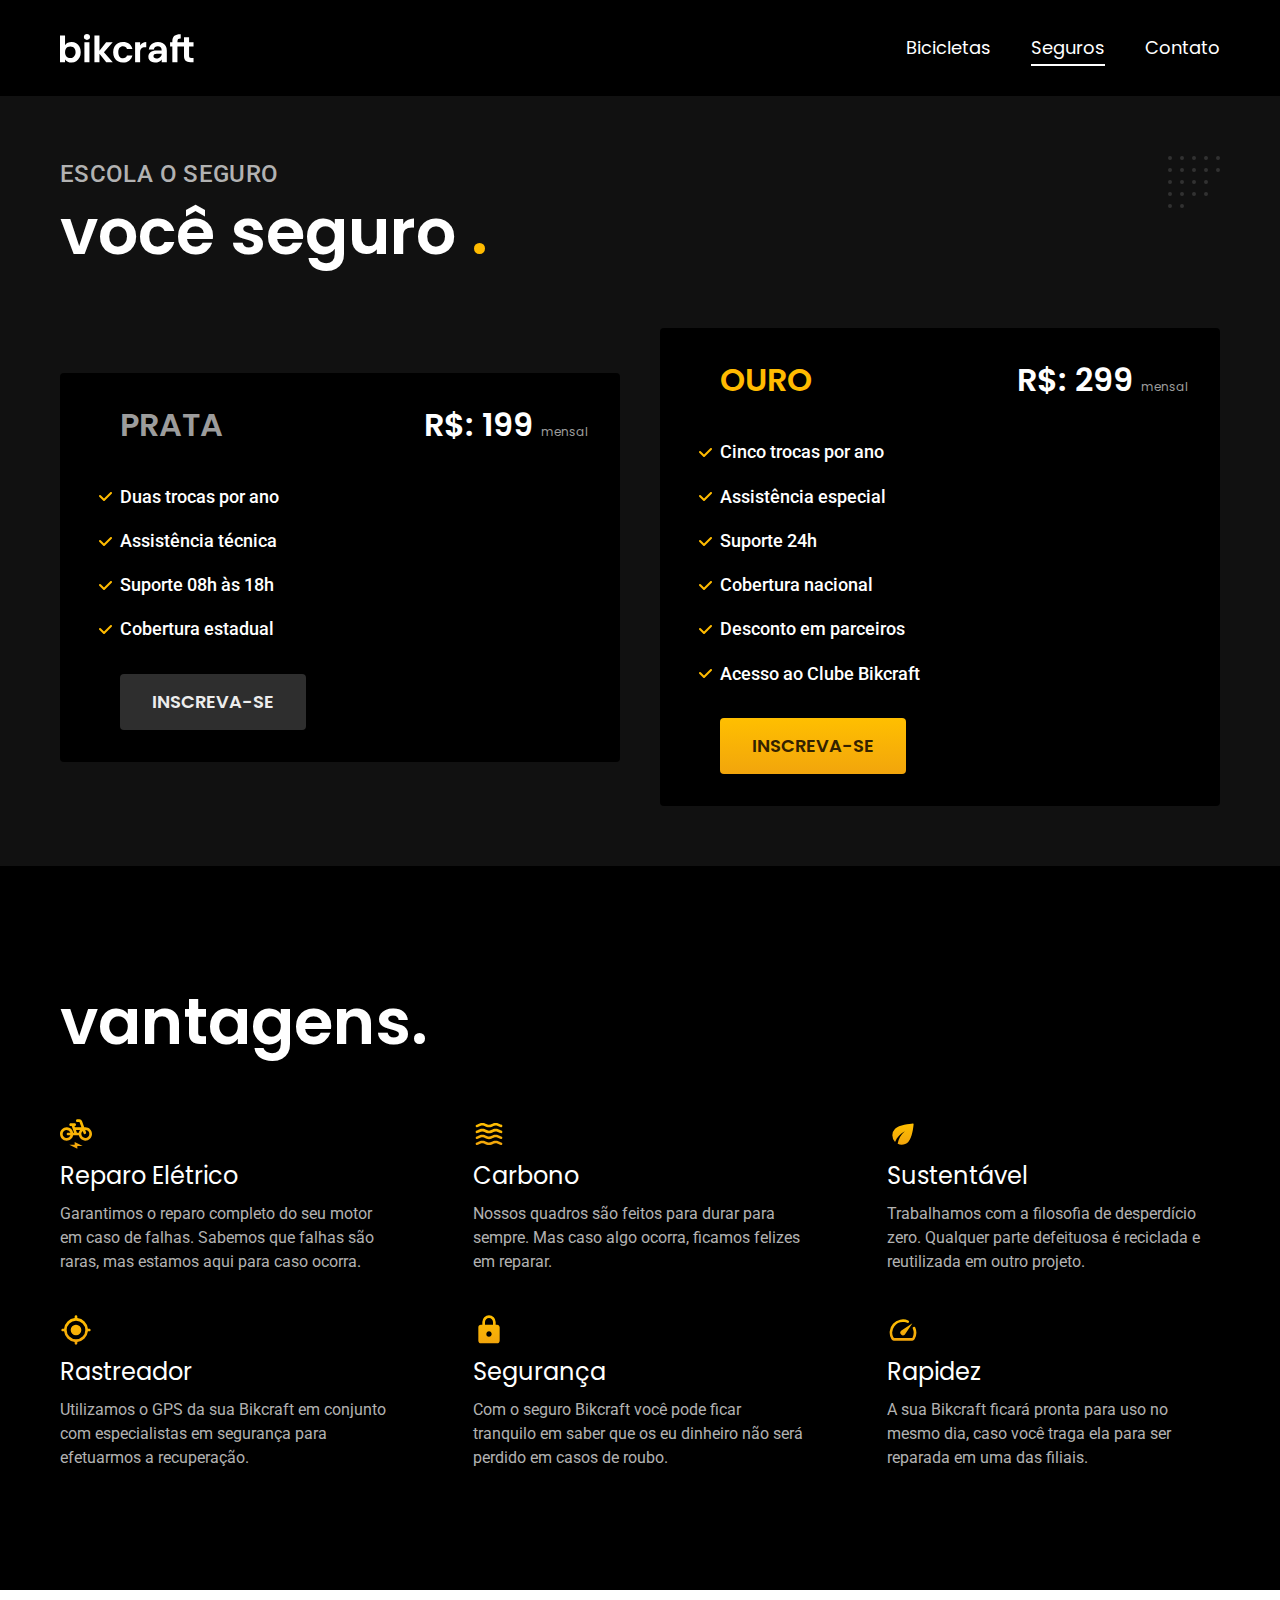
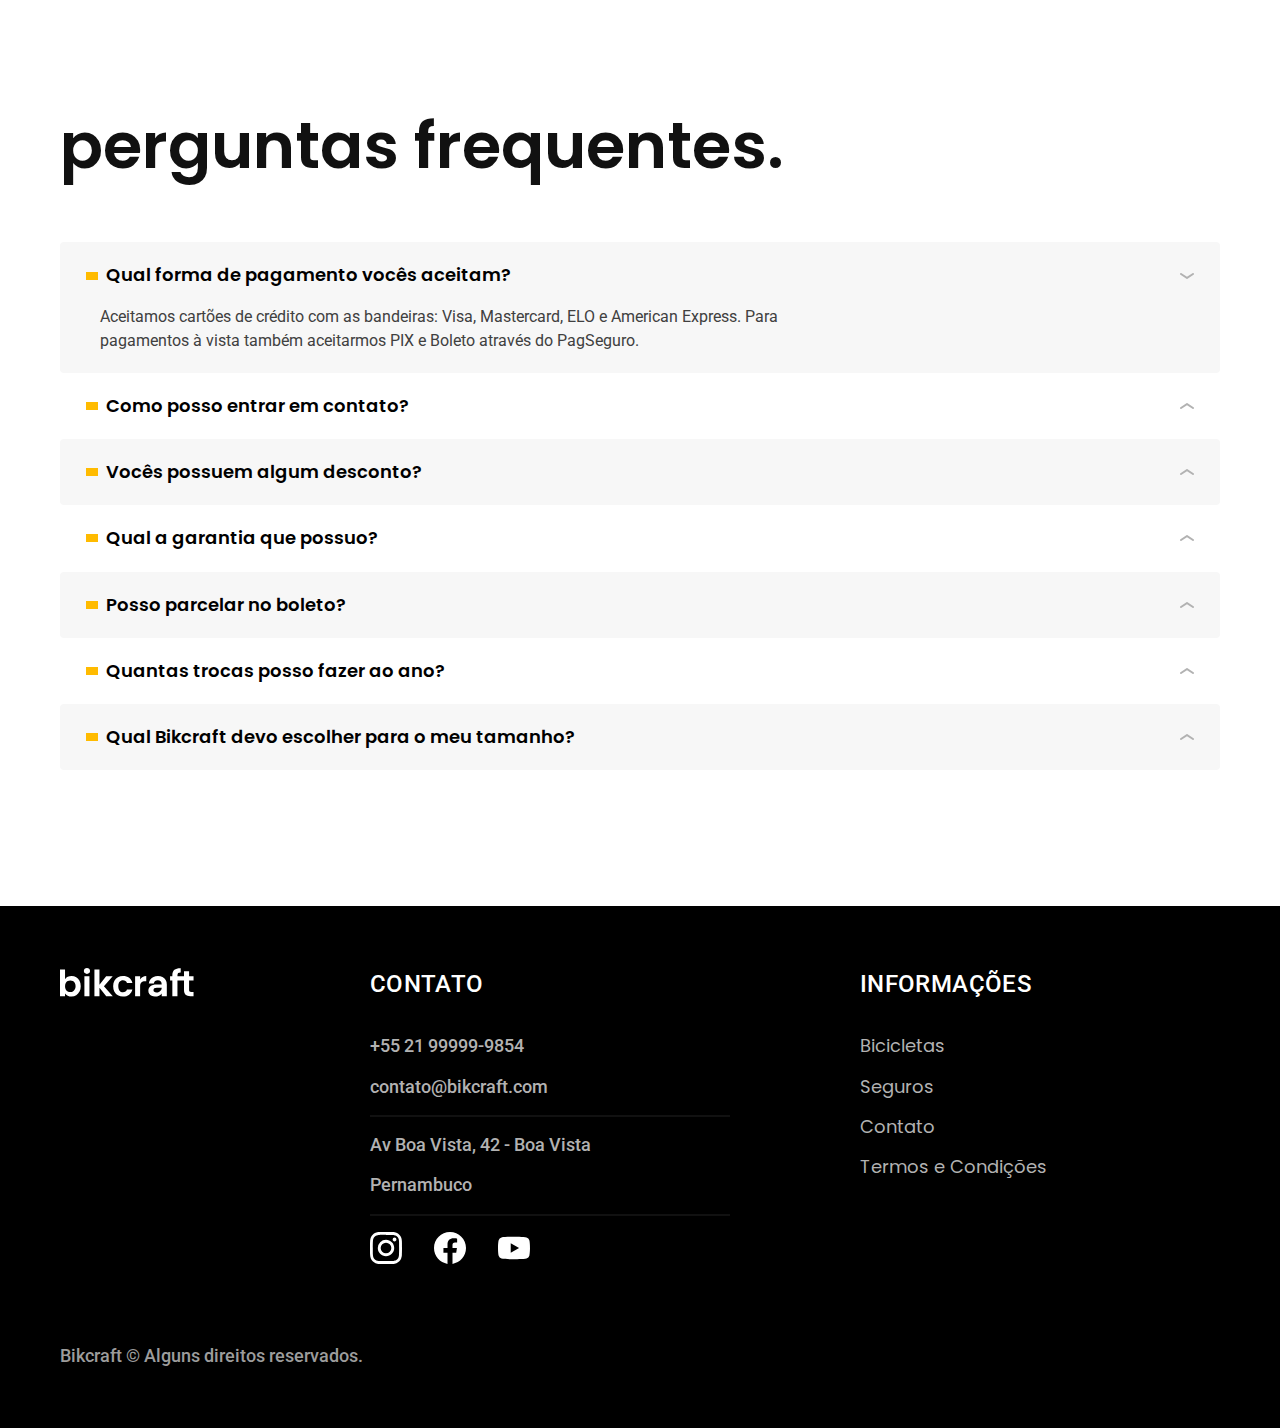
<file: seguros.html>
<!DOCTYPE html>

<html lang="pt-br">

<head>
  <meta charset="UTF-8">
  <meta name="viewport" content="width=device-width, initial-scale=1.0">
  <title> Seguros - Bikcraft</title>
  <meta name="description" content="Termos e condições.">

  <link rel="preload" href="./css/style.css" as="style">
  <link rel="stylesheet" href="./css/style.css">

  <link rel="preconnect" href="https://fonts.googleapis.com">
  <link rel="preconnect" href="https://fonts.gstatic.com" crossorigin>
  <link href="https://fonts.googleapis.com/css2?family=Merriweather:ital,wght@1,900&family=Poppins:wght@400;600&family=Roboto:wght@400;500&display=swap" rel="stylesheet">
</head>

<body id="seguros">
  <header class="header-bg">
    <div class="header container">
      <a href="./">
        <img src="./img/bikcraft.svg" alt="Bikcraft">
      </a>

      <nav aria-label="primaria">
        <ul class="header-menu font-1-m cor-0">
          <li> <a href="./bicicletas.html"> Bicicletas</a></li>
          <li> <a href="./seguros.html"> Seguros</a></li>
          <li> <a href="./contato.html"> Contato</a></li>

        </ul>
      </nav>
    </div>
  </header>

  <main class="seguros-bg">
    <div class="titulo-bg">
      <div class="titulo container">
        <p class="font-2-l-b cor-5">Escola o seguro</p>
        <h1 class="font-1-xxl cor-0">você seguro <span class="cor-p1">.</span></h1>
      </div>
    </div>

    <div class="seguros container">

      <div class="seguros-item">
        <h3 class="font-1-xl cor-6"> PRATA</h3>
        <span class="font-1-xl cor-0">R$: 199 <span class="font-1-xs cor-6">mensal</span></span>
        <ul class="font-2-m cor-0">
          <li>Duas trocas por ano</li>
          <li>Assistência técnica</li>
          <li>Suporte 08h às 18h</li>
          <li>Cobertura estadual</li>
        </ul>
        <a class="botao secundario" href="./orcamento.html?tipo=seguro&produto=prata">Inscreva-se</a>
      </div>

      <div class="seguros-item">
        <h3 class="font-1-xl cor-p1"> OURO</h3>
        <span class="font-1-xl cor-0">R$: 299 <span class="font-1-xs cor-6">mensal</span></span>
        <ul class="font-2-m cor-0">
          <li>Cinco trocas por ano</li>
          <li>Assistência especial</li>
          <li>Suporte 24h</li>
          <li>Cobertura nacional</li>
          <li>Desconto em parceiros</li>
          <li>Acesso ao Clube Bikcraft</li>
        </ul>
        <a class="botao" href="./orcamento.html?tipo=seguro&produto=ouro">Inscreva-se</a>
      </div>
    </div>
  </main>

  <article class="vantagens-bg">
    <div class="vantagens container">
      <h2 class="font-1-xxl cor-0">vantagens<span class="color-p1">.</span></h2>
      <ul>
        <li>
          <img src="./img/icones/eletrica.svg" alt="">
          <h3 class="font-1-l cor-0">Reparo Elétrico</h3>
          <p class="font-2-s cor-5">Garantimos o reparo completo do seu motor em caso de falhas. Sabemos que falhas são raras, mas estamos aqui para caso ocorra.</p>
        </li>
        <li>
          <img src="./img/icones/carbono.svg" alt="">
          <h3 class="font-1-l cor-0">Carbono</h3>
          <p class="font-2-s cor-5">Nossos quadros são feitos para durar para sempre. Mas caso algo ocorra, ficamos felizes em reparar.</p>
        </li>
        <li>
          <img src="./img/icones/sustentavel.svg" alt="">
          <h3 class="font-1-l cor-0">Sustentável</h3>
          <p class="font-2-s cor-5">Trabalhamos com a filosofia de desperdício zero. Qualquer parte defeituosa é reciclada e reutilizada em outro projeto.</p>
        </li>
        <li>
          <img src="./img/icones/rastreador.svg" alt="">
          <h3 class="font-1-l cor-0">Rastreador</h3>
          <p class="font-2-s cor-5">Utilizamos o GPS da sua Bikcraft em conjunto com especialistas em segurança para efetuarmos a recuperação.</p>
        </li>
        <li>
          <img src="./img/icones/seguro.svg" alt="">
          <h3 class="font-1-l cor-0">Segurança</h3>
          <p class="font-2-s cor-5">Com o seguro Bikcraft você pode ficar tranquilo em saber que os eu dinheiro não será perdido em casos de roubo.</p>
        </li>
        <li>
          <img src="./img/icones/velocidade.svg" alt="">
          <h3 class="font-1-l cor-0">Rapidez</h3>
          <p class="font-2-s cor-5">A sua Bikcraft ficará pronta para uso no mesmo dia, caso você traga ela para ser reparada em uma das filiais.</p>
        </li>
      </ul>
    </div>
  </article>

  <article class="perguntas container">
    <h2 class="font-1-xxl">perguntas frequentes<span class="color-p1">.</span></h2>

    <dl>
      <div>
        <dt><button class="font-1-m-b" aria-controls="pergunta1" aria-expanded="true">Qual forma de pagamento vocês aceitam?</button></dt>
        <dd id="pergunta1" class="font-2-s cor-9 ativa">Aceitamos cartões de crédito com as bandeiras: Visa, Mastercard, ELO e American Express. Para pagamentos à vista também aceitarmos PIX e Boleto através do PagSeguro.</dd>
      </div>
      <div>
        <dt><button class="font-1-m-b" aria-controls="pergunta2" aria-expanded="false">Como posso entrar em contato?</button></dt>
        <dd id="pergunta2" class="font-2-s cor-9">Aceitamos cartões de crédito com as bandeiras: Visa, Mastercard, ELO e American Express. Para pagamentos à vista também aceitarmos PIX e Boleto através do PagSeguro.</dd>
      </div>
      <div>
        <dt><button class="font-1-m-b" aria-controls="pergunta3" aria-expanded="false">Vocês possuem algum desconto?</button></dt>
        <dd id="pergunta3" class="font-2-s cor-9">Aceitamos cartões de crédito com as bandeiras: Visa, Mastercard, ELO e American Express. Para pagamentos à vista também aceitarmos PIX e Boleto através do PagSeguro.</dd>
      </div>
      <div>
        <dt><button class="font-1-m-b" aria-controls="pergunta4" aria-expanded="false">Qual a garantia que possuo?</button></dt>
        <dd id="pergunta4" class="font-2-s cor-9">Aceitamos cartões de crédito com as bandeiras: Visa, Mastercard, ELO e American Express. Para pagamentos à vista também aceitarmos PIX e Boleto através do PagSeguro.</dd>
      </div>
      <div>
        <dt><button class="font-1-m-b" aria-controls="pergunta5" aria-expanded="false">Posso parcelar no boleto?</button></dt>
        <dd id="pergunta5" class="font-2-s cor-9">Aceitamos cartões de crédito com as bandeiras: Visa, Mastercard, ELO e American Express. Para pagamentos à vista também aceitarmos PIX e Boleto através do PagSeguro.</dd>
      </div>
      <div>
        <dt><button class="font-1-m-b" aria-controls="pergunta6" aria-expanded="false">Quantas trocas posso fazer ao ano?</button></dt>
        <dd id="pergunta6" class="font-2-s cor-9">Aceitamos cartões de crédito com as bandeiras: Visa, Mastercard, ELO e American Express. Para pagamentos à vista também aceitarmos PIX e Boleto através do PagSeguro.</dd>
      </div>
      <div>
        <dt><button class="font-1-m-b" aria-controls="pergunta7" aria-expanded="false">Qual Bikcraft devo escolher para o meu tamanho?</button></dt>
        <dd id="pergunta7" class="font-2-s cor-9">Aceitamos cartões de crédito com as bandeiras: Visa, Mastercard, ELO e American Express. Para pagamentos à vista também aceitarmos PIX e Boleto através do PagSeguro.</dd>
      </div>
    </dl>
  </article>

  <footer class="footer-bg">
    <div class="footer container">
      <img src="./img/bikcraft.svg" alt="Bikcraft">
      <div class="footer-contato">
        <h3 class="font-2-l-b cor-0">Contato</h3>
        <ul class="font-2-m cor-5">
          <li><a href="tel:+5521999999854">+55 21 99999-9854 </a></li>
          <li><a href="mailto:contato@bikcraft.com">contato@bikcraft.com </a></li>
          <li>Av Boa Vista, 42 - Boa Vista</li>
          <li>Pernambuco</li>
        </ul>
        <div class="footer-redes">
          <a href="./">
            <img src="./img/redes/instagram.svg" alt="Instagram">
          </a>
          <a href="./">
            <img src="./img/redes/facebook.svg" alt="Facebook">
          </a>
          <a href="./">
            <img src="./img/redes/youtube.svg" alt="Youtube">
          </a>
        </div>
      </div>
      <div class="footer-informacoes">
        <h3 class="font-2-l-b cor-0">Informações</h3>
        <nav>
          <ul class="font-1-m cor-5">
            <li> <a href="./bicicletas.html"> Bicicletas</a></li>
            <li> <a href="./seguros.html"> Seguros</a></li>
            <li> <a href="./contato.html"> Contato</a></li>
            <li> <a href="./termos.html"> Termos e Condições</a></li>
          </ul>
        </nav>
      </div>
      <p class="footer-copy font-2-m cor-6">Bikcraft © Alguns direitos reservados.</p>
    </div>
  </footer>
  <script src="./js/script.js"></script>
</body>

</html>
</file>
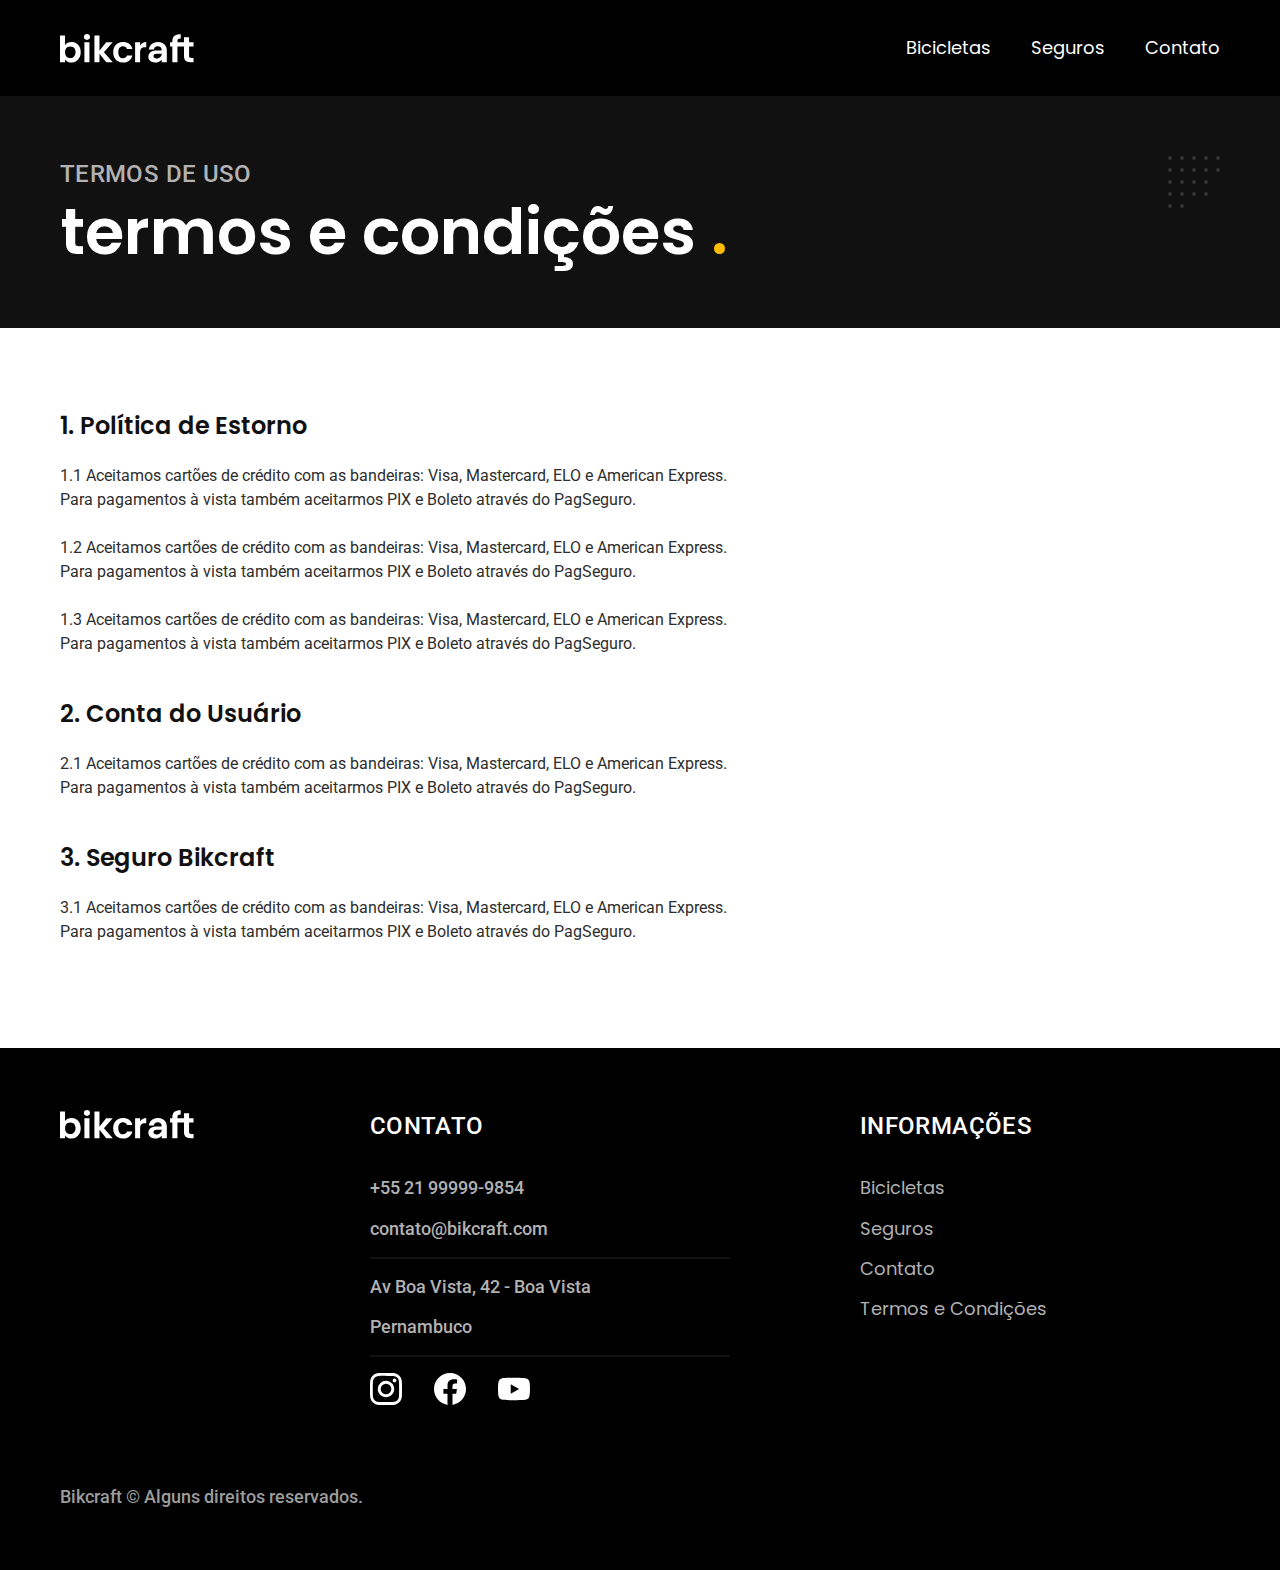
<file: termos.html>
<!DOCTYPE html>

<html lang="pt-br">

<head>
  <meta charset="UTF-8">
  <meta name="viewport" content="width=device-width, initial-scale=1.0">
  <title> Termos e Condições - Bikcraft - Bicicletas Elétricas</title>
  <meta name="description" content="Termos e condições.">

  <link rel="preload" href="./css/style.css" as="style">
  <link rel="stylesheet" href="./css/style.css">

  <link rel="preconnect" href="https://fonts.googleapis.com">
  <link rel="preconnect" href="https://fonts.gstatic.com" crossorigin>
  <link href="https://fonts.googleapis.com/css2?family=Merriweather:ital,wght@1,900&family=Poppins:wght@400;600&family=Roboto:wght@400;500&display=swap" rel="stylesheet">
</head>

<body id="termos">
  <header class="header-bg">
    <div class="header container">
      <a href="./">
        <img src="./img/bikcraft.svg" alt="Bikcraft">
      </a>

      <nav aria-label="primaria">
        <ul class="header-menu font-1-m cor-0">
          <li> <a href="./bicicletas.html"> Bicicletas</a></li>
          <li> <a href="./seguros.html"> Seguros</a></li>
          <li> <a href="./contato.html"> Contato</a></li>

        </ul>
      </nav>
    </div>
  </header>

  <main>
    <div class="titulo-bg">
      <div class="titulo container">
        <p class="font-2-l-b cor-5">Termos de uso</p>
        <h1 class="font-1-xxl cor-0">termos e condições <span class="cor-p1">.</span></h1>
      </div>
    </div>

    <div class="termos font-2-s cor-10 container">
      <h2 class="font-1-l cor-11">1. Política de Estorno</h2>
      <p>1.1 Aceitamos cartões de crédito com as bandeiras: Visa, Mastercard, ELO e American Express. Para pagamentos à vista também aceitarmos PIX e Boleto através do PagSeguro.</p>
      <p>1.2 Aceitamos cartões de crédito com as bandeiras: Visa, Mastercard, ELO e American Express. Para pagamentos à vista também aceitarmos PIX e Boleto através do PagSeguro.</p>
      <p>1.3 Aceitamos cartões de crédito com as bandeiras: Visa, Mastercard, ELO e American Express. Para pagamentos à vista também aceitarmos PIX e Boleto através do PagSeguro.</p>
      <h2 class="font-1-l cor-11">2. Conta do Usuário</h2>
      <p>2.1 Aceitamos cartões de crédito com as bandeiras: Visa, Mastercard, ELO e American Express. Para pagamentos à vista também aceitarmos PIX e Boleto através do PagSeguro.</p>
      <h2 class="font-1-l cor-11">3. Seguro Bikcraft</h2>
      <p>3.1 Aceitamos cartões de crédito com as bandeiras: Visa, Mastercard, ELO e American Express. Para pagamentos à vista também aceitarmos PIX e Boleto através do PagSeguro.</p>
    </div>
  </main>


  <footer class="footer-bg">
    <div class="footer container">
      <img src="./img/bikcraft.svg" alt="Bikcraft">
      <div class="footer-contato">
        <h3 class="font-2-l-b cor-0">Contato</h3>
        <ul class="font-2-m cor-5">
          <li><a href="tel:+5521999999854">+55 21 99999-9854 </a></li>
          <li><a href="mailto:contato@bikcraft.com">contato@bikcraft.com </a></li>
          <li>Av Boa Vista, 42 - Boa Vista</li>
          <li>Pernambuco</li>
        </ul>
        <div class="footer-redes">
          <a href="./">
            <img src="./img/redes/instagram.svg" alt="Instagram">
          </a>
          <a href="./">
            <img src="./img/redes/facebook.svg" alt="Facebook">
          </a>
          <a href="./">
            <img src="./img/redes/youtube.svg" alt="Youtube">
          </a>
        </div>
      </div>
      <div class="footer-informacoes">
        <h3 class="font-2-l-b cor-0">Informações</h3>
        <nav>
          <ul class="font-1-m cor-5">
            <li> <a href="./bicicletas.html"> Bicicletas</a></li>
            <li> <a href="./seguros.html"> Seguros</a></li>
            <li> <a href="./contato.html"> Contato</a></li>
            <li> <a href="./termos.html"> Termos e Condições</a></li>
          </ul>
        </nav>
      </div>
      <p class="footer-copy font-2-m cor-6">Bikcraft © Alguns direitos reservados.</p>
    </div>
  </footer>
  <script src="./js/script.js"></script>
</body>

</html>
</file>
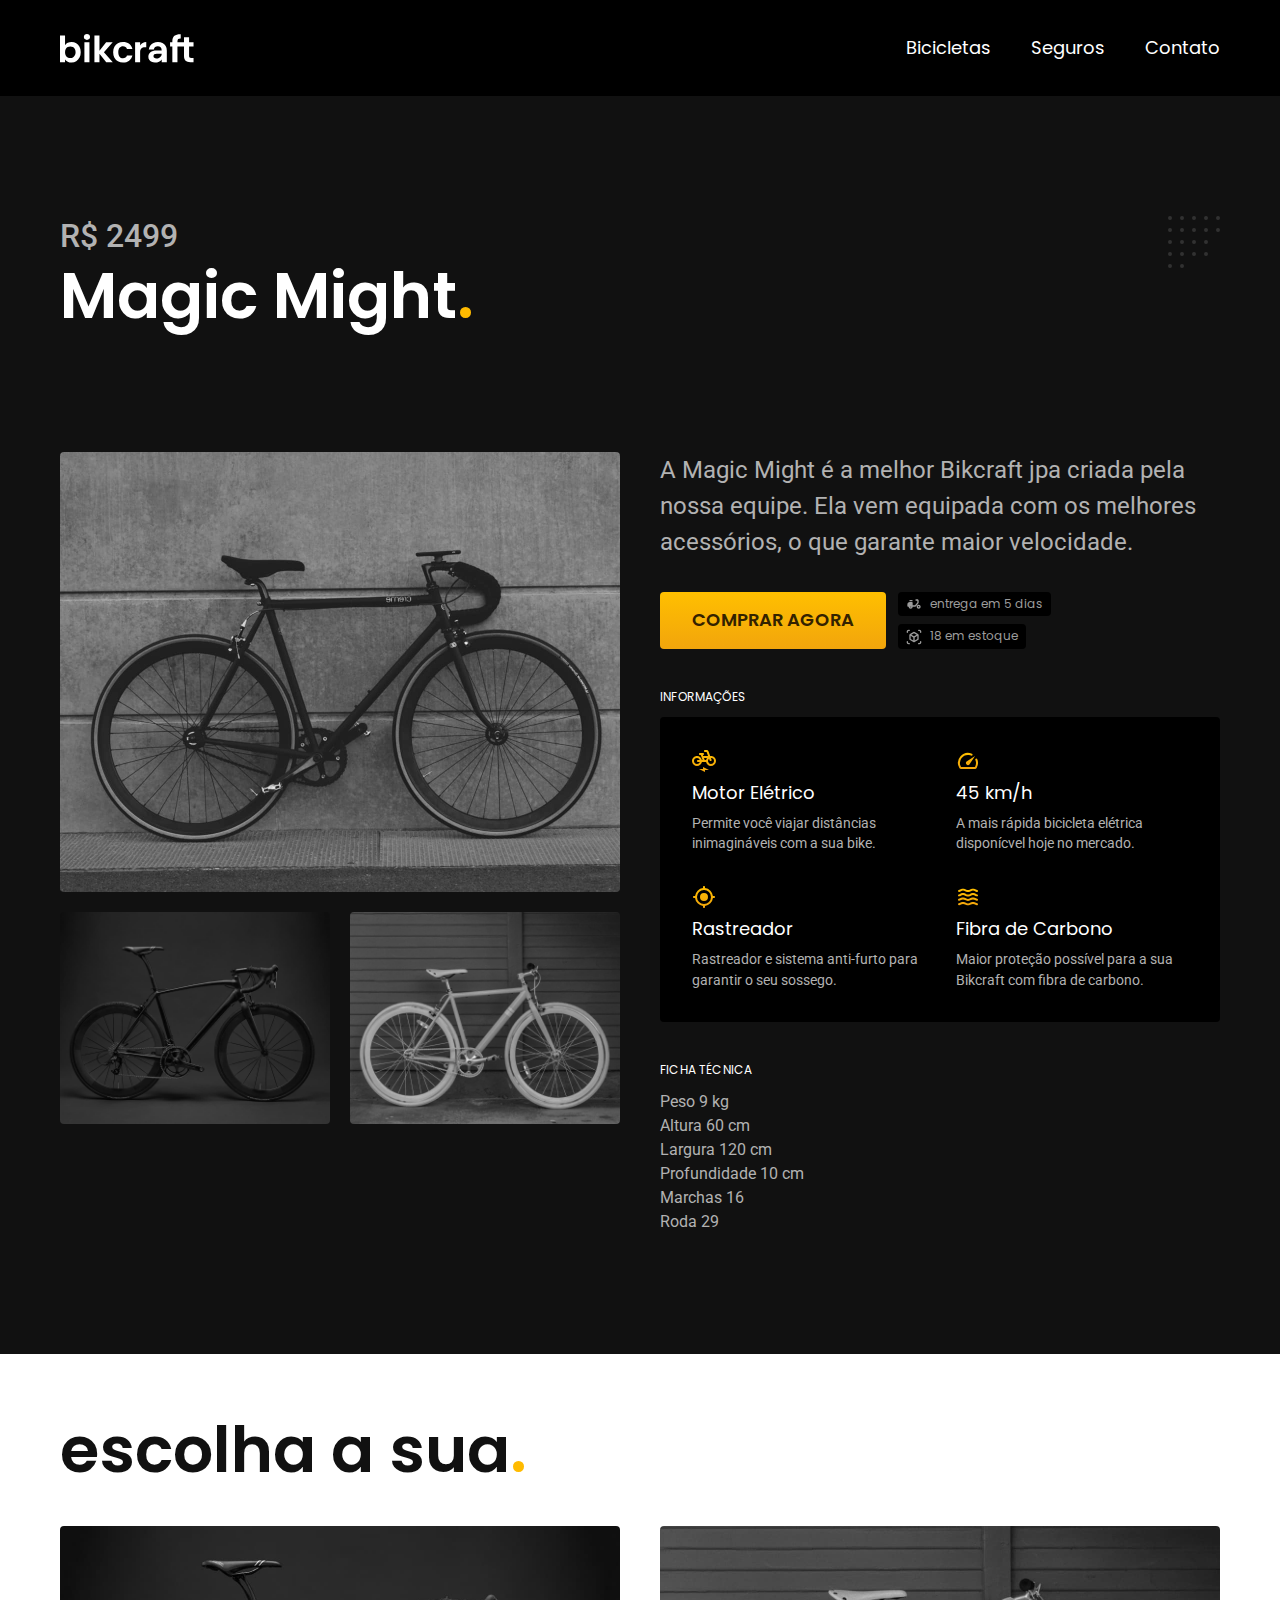
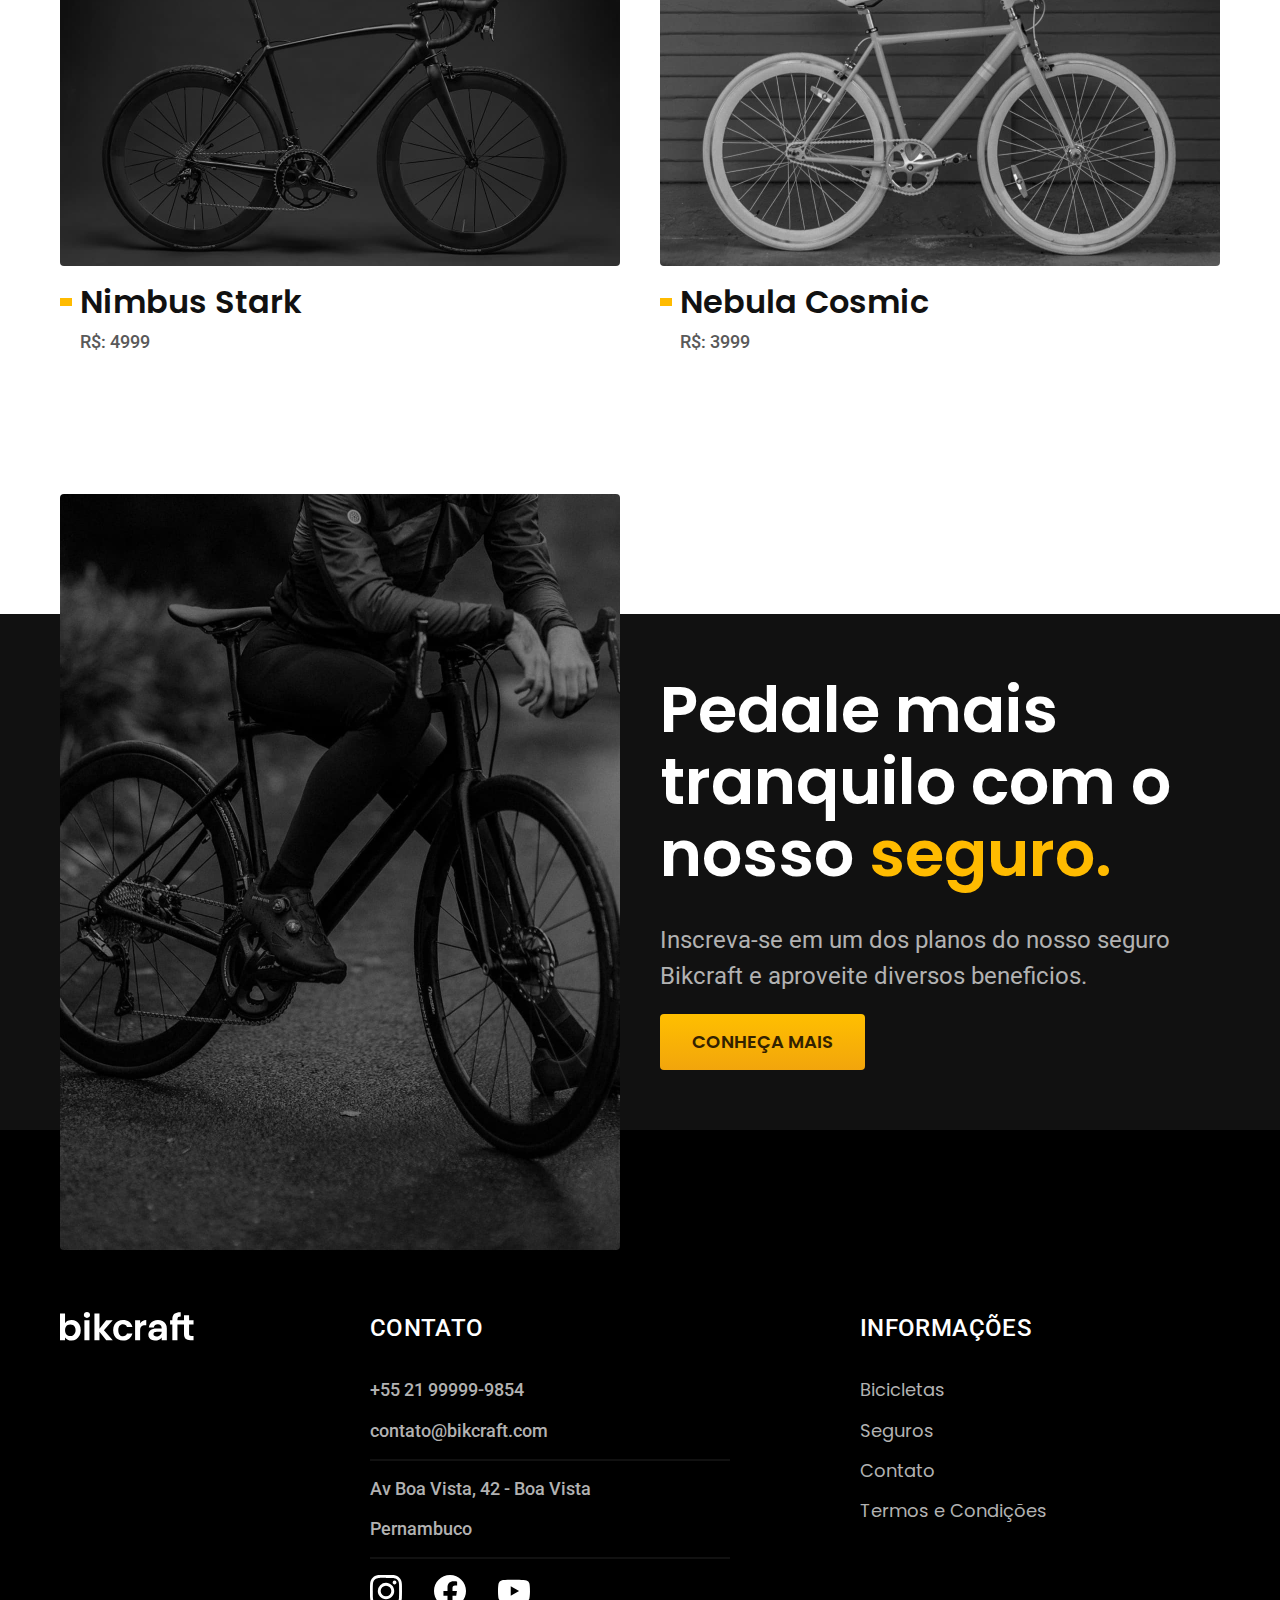
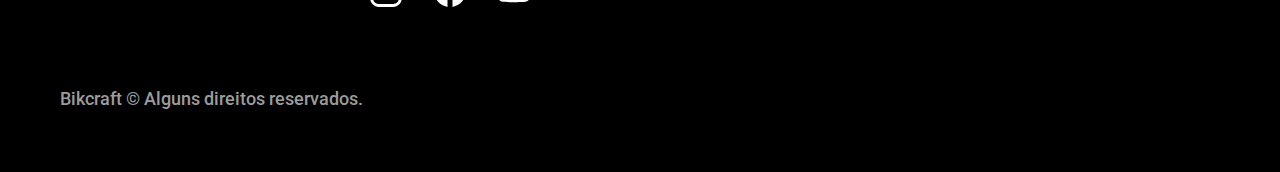
<file: bicicletas/magic.html>
<!DOCTYPE html>

<html lang="pt-br">

<head>
  <meta charset="UTF-8">
  <meta name="viewport" content="width=device-width, initial-scale=1.0">
  <title>Magic | Bikcraft</title>
  <meta name="description" content="Termos e condições.">

  <link rel="stylesheet" href="../css/style.css">

  <link rel="preconnect" href="https://fonts.googleapis.com">
  <link rel="preconnect" href="https://fonts.gstatic.com" crossorigin>
  <link href="https://fonts.googleapis.com/css2?family=Merriweather:ital,wght@1,900&family=Poppins:wght@400;600&family=Roboto:wght@400;500&display=swap" rel="stylesheet">
</head>

<body id="bicicleta">
  <header class="header-bg">
    <div class="header container">
      <a href="../">
        <img src="../img/bikcraft.svg" alt="Bikcraft">
      </a>

      <nav aria-label="primaria">
        <ul class="header-menu font-1-m cor-0">
          <li> <a href="../bicicletas.html"> Bicicletas</a></li>
          <li> <a href="../seguros.html"> Seguros</a></li>
          <li> <a href="../contato.html"> Contato</a></li>
        </ul>
      </nav>
    </div>
  </header>

  <main class="titulo-bg">
    <div class="titulo-bg">
      <div class="titulo container">
        <p class="font-2-xl cor-5">R$ 2499</p>
        <h1 class="font-1-xxl cor-0">Magic Might<span class="cor-p1">.</span></h1>
      </div>
    </div>
    <div class="bicicleta container">
        <div class="bicicleta-imagens">
            <img src="../img/bicicleta/nimbus2.jpg" alt="Bicicleta 2">
            <img src="../img/bicicleta/nimbus1.jpg" alt="Bicicleta 1">
            <img src="../img/bicicleta/nimbus3.jpg" alt="Bicicleta 3">
        </div>
        <div class="bicicleta-conteudo">
            <p class="font-2-l cor-5"> A Magic Might é a melhor Bikcraft jpa criada pela nossa equipe.
                Ela vem equipada com os melhores acessórios, o que garante maior velocidade.
            </p>
            <div class="bicicleta-comprar">
                <a class="botao" href="../orcamento.html?tipo=bikcraft&produto=magic">Comprar Agora</a>
                <span class="font-1-xs cor-6"><img src="../img/icones/entrega.svg">entrega em 5 dias</span>
                <span class="font-1-xs cor-6"><img src="../img/icones/estoque.svg"> 18 em estoque</span>
            </div>

        <h2 class="font-1-xs cor-0">Informações</h2>
        <ul class="bicicleta-informacoes">
            <li>
                <img src="../img/icones/eletrica.svg" alt="">
                <h3 class="font-1-m cor-0">Motor Elétrico</h3>
                <p class="font-2-xs cor-5">Permite você viajar distâncias inimagináveis com a sua bike.</p>
            </li>
            <li>
                <img src="../img/icones/velocidade.svg" alt="">
                <h3 class="font-1-m cor-0">45 km/h</h3>
                <p class="font-2-xs cor-5">A mais rápida bicicleta elétrica disponícvel hoje no mercado.</p>
            </li>
            <li>
                <img src="../img/icones/rastreador.svg" alt="">
                <h3 class="font-1-m cor-0">Rastreador</h3>
                <p class="font-2-xs cor-5">Rastreador e sistema anti-furto para garantir o seu sossego.</p>
            </li>
            <li>
                <img src="../img/icones/carbono.svg" alt="">
                <h3 class="font-1-m cor-0">Fibra de Carbono</h3>
                <p class="font-2-xs cor-5">Maior proteção possível para a sua Bikcraft com fibra de carbono.</p>
            </li>
        </ul>
        <h2 class="font-1-xs cor-0">Ficha Técnica</h2>
        <ul class="bicicletas-ficha font-2-s cor-5">
            <li>Peso <span>9 kg</span></li>
            <li>Altura <span>60 cm</span></li>
            <li>Largura <span>120 cm</span></li>
            <li>Profundidade <span>10 cm</span></li>
            <li>Marchas <span>16</span></li>
            <li>Roda <span>29</span></li>
        </ul>
    </div>
    </div>
        
  </main>

  <article class="bicicletas-lista container">
    <h2 class="font-1-xxl">escolha a sua<span class="cor-p1">.</span></h2>
    <ul>
        <li>
            <a href="./nimbus.html">
                <img src="../img/bicicletas/nimbus.jpg" alt="Bicicleta preta">
                <h3 class="font-1-xl">Nimbus Stark</h3>
                <span class="font-2-m cor-8">R$: 4999</span>
            </a>
        </li>
        <li>
            <a href="./nebula.html">
                <img src="../img/bicicletas/nebula.jpg" alt="Bicicleta preta">
                <h3 class="font-1-xl">Nebula Cosmic</h3>
                <span class="font-2-m cor-8">R$: 3999</span>
            </a>
        </li>
    </ul>
</article>

<article class="seguro-bg">
    <div class="seguro container">
        <div class="seguro-imagem">
            <img src="../img/fotos/seguros.jpg" alt="Pessoa parada em cima de uma bicicleta">
        </div>
        <div class="seguro-conteudo">
            <h2 class="font-1-xxl cor-0">Pedale mais tranquilo com o nosso 
            <span class="cor-p1">seguro.</span></h2>
            <p class="font-2-l cor-5">Inscreva-se em um dos planos do nosso seguro 
                Bikcraft e aproveite diversos beneficios.</p>
            <a class="botao" href="../seguros.html">Conheça Mais</a>
        </div>
    </div>
</article>

  <footer class="footer-bg">
    <div class="footer container">
      <img src="../img/bikcraft.svg" alt="Bikcraft">
      <div class="footer-contato">
        <h3 class="font-2-l-b cor-0">Contato</h3>
        <ul class="font-2-m cor-5">
          <li><a href="tel:+5521999999854">+55 21 99999-9854 </a></li>
          <li><a href="mailto:contato@bikcraft.com">contato@bikcraft.com </a></li>
          <li>Av Boa Vista, 42 - Boa Vista</li>
          <li>Pernambuco</li>
        </ul>
        <div class="footer-redes">
          <a href="../">
            <img src="../img/redes/instagram.svg" alt="Instagram">
          </a>
          <a href="../">
            <img src="../img/redes/facebook.svg" alt="Facebook">
          </a>
          <a href="../">
            <img src="../img/redes/youtube.svg" alt="Youtube">
          </a>
        </div>
      </div>
      <div class="footer-informacoes">
        <h3 class="font-2-l-b cor-0">Informações</h3>
        <nav>
          <ul class="font-1-m cor-5">
            <li> <a href="../bicicletas.html"> Bicicletas</a></li>
            <li> <a href="../seguros.html"> Seguros</a></li>
            <li> <a href="../contato.html"> Contato</a></li>
            <li> <a href="../termos.html"> Termos e Condições</a></li>
          </ul>
        </nav>
      </div>
      <p class="footer-copy font-2-m cor-6">Bikcraft © Alguns direitos reservados.</p>
    </div>
  </footer>
  <script src="../js/script.js"></script>
</body>

</html>
</file>
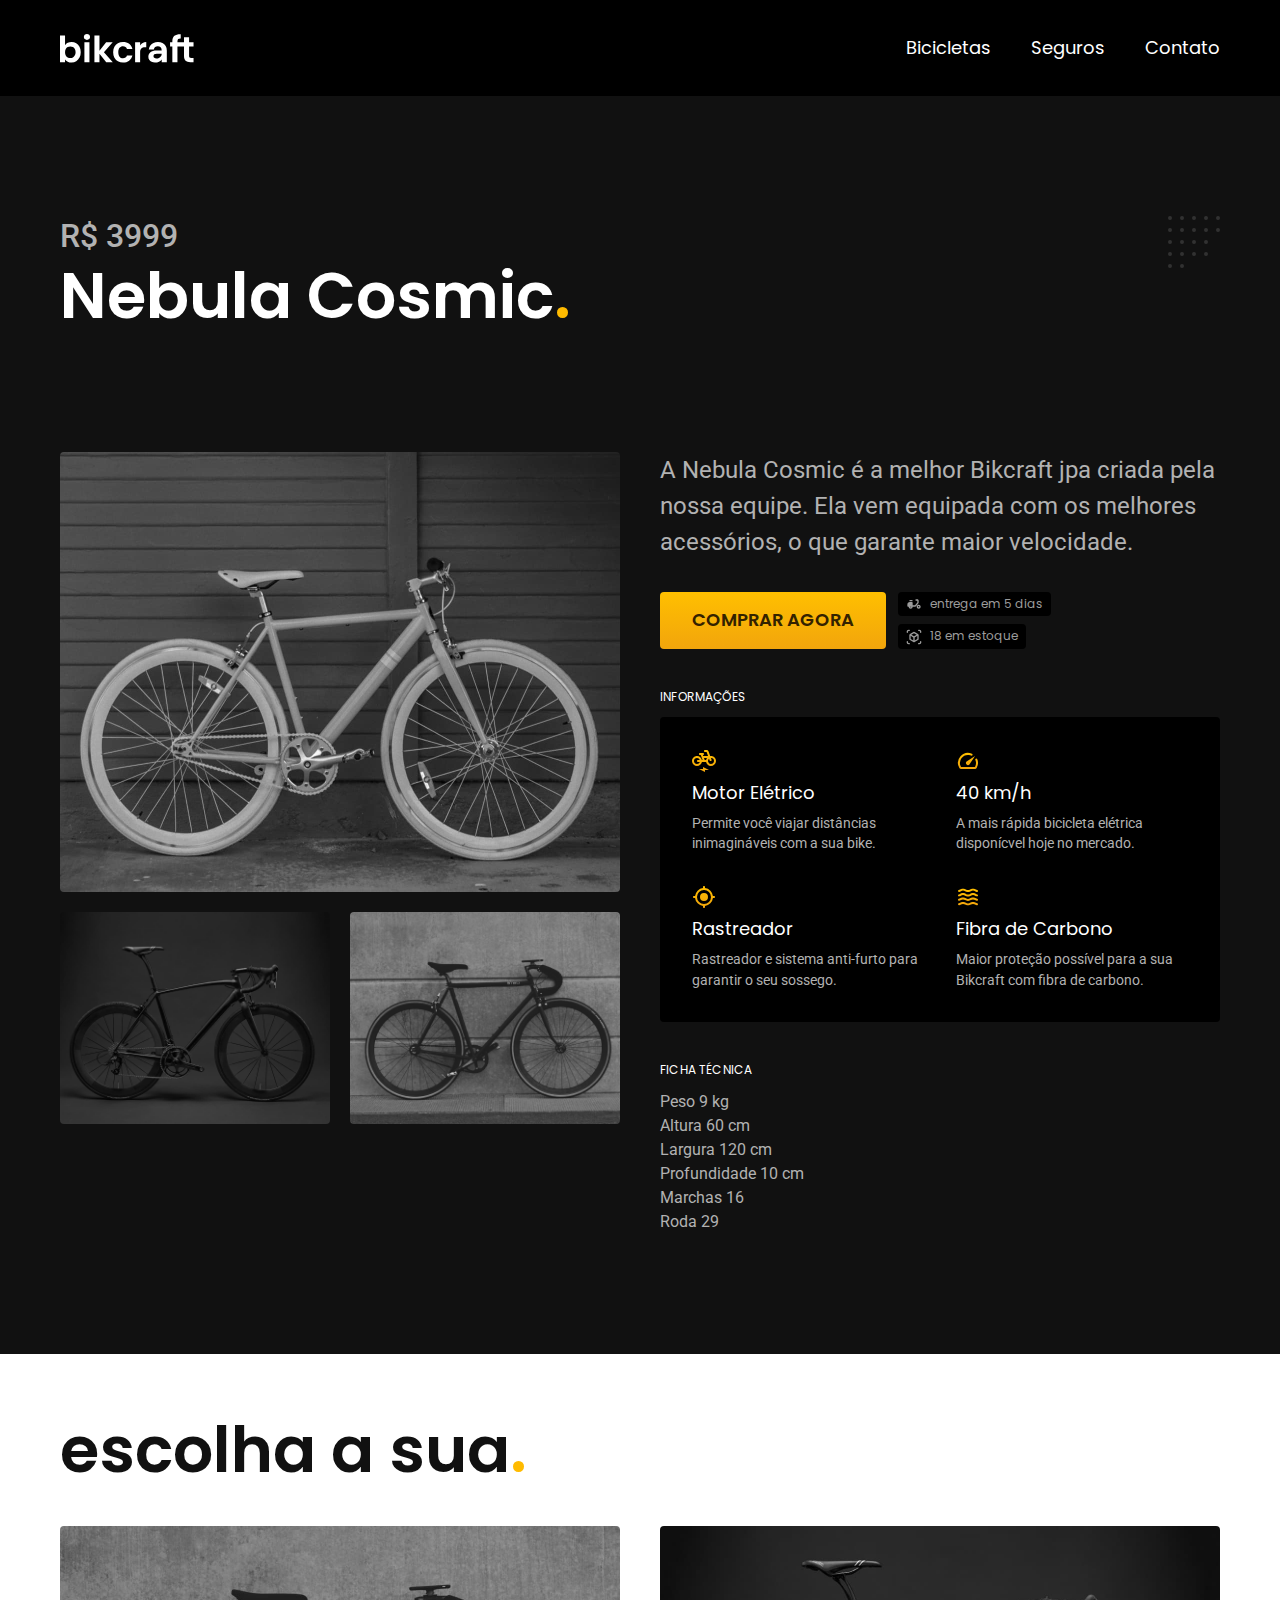
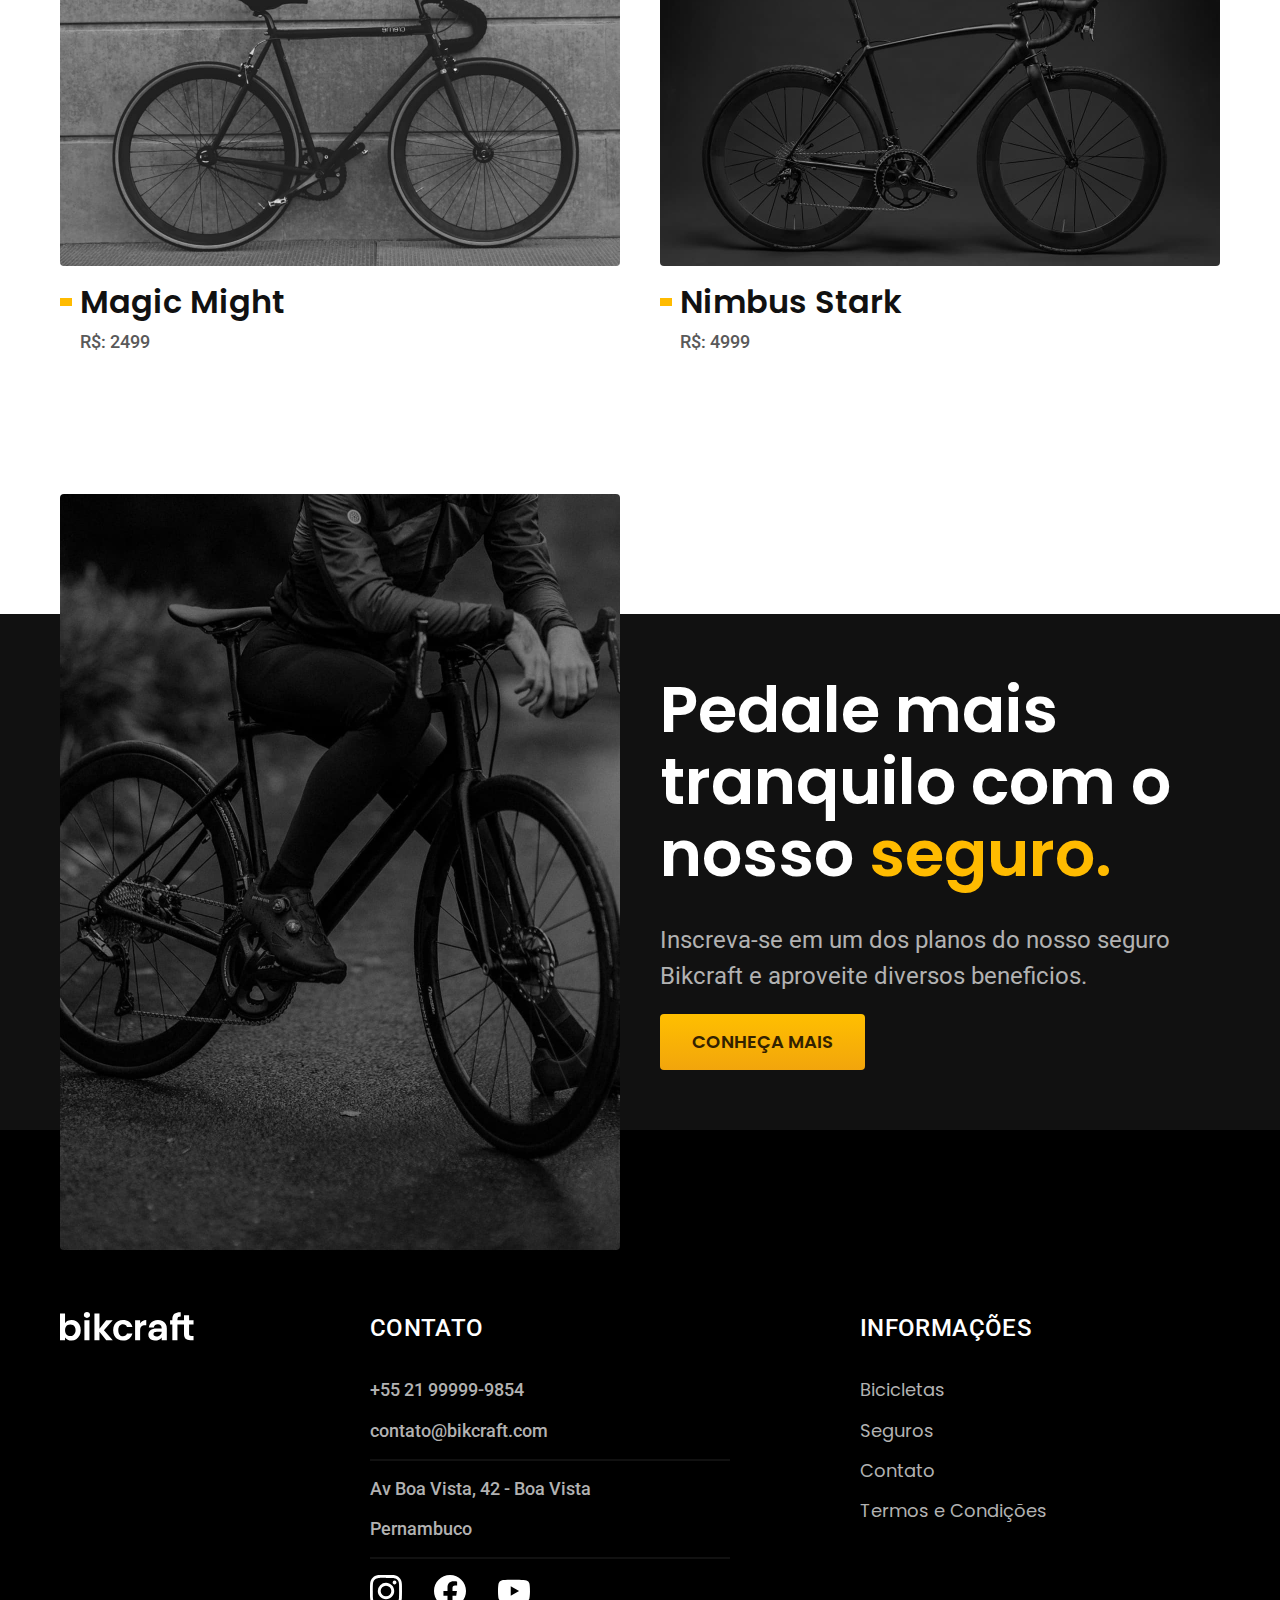
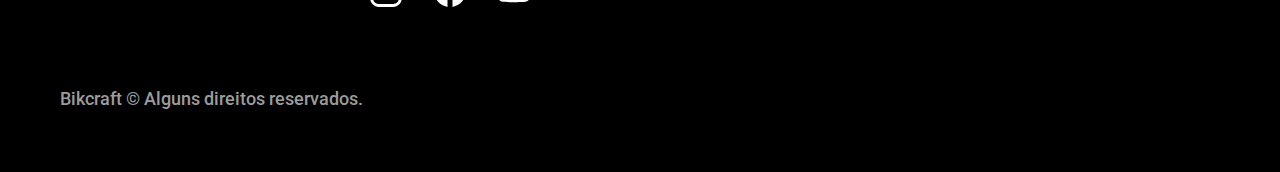
<file: bicicletas/nebula.html>
<!DOCTYPE html>

<html lang="pt-br">

<head>
  <meta charset="UTF-8">
  <meta name="viewport" content="width=device-width, initial-scale=1.0">
  <title>Nebula | Bikcraft</title>
  <meta name="description" content="Termos e condições.">

  <link rel="stylesheet" href="../css/style.css">

  <link rel="preconnect" href="https://fonts.googleapis.com">
  <link rel="preconnect" href="https://fonts.gstatic.com" crossorigin>
  <link href="https://fonts.googleapis.com/css2?family=Merriweather:ital,wght@1,900&family=Poppins:wght@400;600&family=Roboto:wght@400;500&display=swap" rel="stylesheet">
</head>

<body id="bicicleta">
  <header class="header-bg">
    <div class="header container">
      <a href="../">
        <img src="../img/bikcraft.svg" alt="Bikcraft">
      </a>

      <nav aria-label="primaria">
        <ul class="header-menu font-1-m cor-0">
          <li> <a href="../bicicletas.html"> Bicicletas</a></li>
          <li> <a href="../seguros.html"> Seguros</a></li>
          <li> <a href="../contato.html"> Contato</a></li>
        </ul>
      </nav>
    </div>
  </header>

  <main class="titulo-bg">
    <div class="titulo-bg">
      <div class="titulo container">
        <p class="font-2-xl cor-5">R$ 3999</p>
        <h1 class="font-1-xxl cor-0">Nebula Cosmic<span class="cor-p1">.</span></h1>
      </div>
    </div>
    <div class="bicicleta container">
        <div class="bicicleta-imagens">
            <img src="../img/bicicleta/nimbus3.jpg" alt="Bicicleta 3">
            <img src="../img/bicicleta/nimbus1.jpg" alt="Bicicleta 1">
            <img src="../img/bicicleta/nimbus2.jpg" alt="Bicicleta 2">
        </div>
        <div class="bicicleta-conteudo">
            <p class="font-2-l cor-5"> A Nebula Cosmic é a melhor Bikcraft jpa criada pela nossa equipe.
                Ela vem equipada com os melhores acessórios, o que garante maior velocidade.
            </p>
            <div class="bicicleta-comprar">
                <a class="botao" href="../orcamento.html?tipo=bikcraft&produto=nebula">Comprar Agora</a>
                <span class="font-1-xs cor-6"><img src="../img/icones/entrega.svg">entrega em 5 dias</span>
                <span class="font-1-xs cor-6"><img src="../img/icones/estoque.svg"> 18 em estoque</span>
            </div>

        <h2 class="font-1-xs cor-0">Informações</h2>
        <ul class="bicicleta-informacoes">
            <li>
                <img src="../img/icones/eletrica.svg" alt="">
                <h3 class="font-1-m cor-0">Motor Elétrico</h3>
                <p class="font-2-xs cor-5">Permite você viajar distâncias inimagináveis com a sua bike.</p>
            </li>
            <li>
                <img src="../img/icones/velocidade.svg" alt="">
                <h3 class="font-1-m cor-0">40 km/h</h3>
                <p class="font-2-xs cor-5">A mais rápida bicicleta elétrica disponícvel hoje no mercado.</p>
            </li>
            <li>
                <img src="../img/icones/rastreador.svg" alt="">
                <h3 class="font-1-m cor-0">Rastreador</h3>
                <p class="font-2-xs cor-5">Rastreador e sistema anti-furto para garantir o seu sossego.</p>
            </li>
            <li>
                <img src="../img/icones/carbono.svg" alt="">
                <h3 class="font-1-m cor-0">Fibra de Carbono</h3>
                <p class="font-2-xs cor-5">Maior proteção possível para a sua Bikcraft com fibra de carbono.</p>
            </li>
        </ul>
        <h2 class="font-1-xs cor-0">Ficha Técnica</h2>
        <ul class="bicicletas-ficha font-2-s cor-5">
            <li>Peso <span>9 kg</span></li>
            <li>Altura <span>60 cm</span></li>
            <li>Largura <span>120 cm</span></li>
            <li>Profundidade <span>10 cm</span></li>
            <li>Marchas <span>16</span></li>
            <li>Roda <span>29</span></li>
        </ul>
    </div>
    </div>
        
  </main>

  <article class="bicicletas-lista container">
    <h2 class="font-1-xxl">escolha a sua<span class="cor-p1">.</span></h2>
    <ul>
        <li>
            <a href="./magic.html">
                <img src="../img/bicicletas/magic.jpg" alt="Bicicleta preta">
                <h3 class="font-1-xl">Magic Might</h3>
                <span class="font-2-m cor-8">R$: 2499</span>
            </a>
        </li>
        <li>
            <a href="./nimbus.html">
                <img src="../img/bicicletas/nimbus.jpg" alt="Bicicleta preta">
                <h3 class="font-1-xl">Nimbus Stark</h3>
                <span class="font-2-m cor-8">R$: 4999</span>
            </a>
        </li>
    </ul>
</article>

<article class="seguro-bg">
    <div class="seguro container">
        <div class="seguro-imagem">
            <img src="../img/fotos/seguros.jpg" alt="Pessoa parada em cima de uma bicicleta">
        </div>
        <div class="seguro-conteudo">
            <h2 class="font-1-xxl cor-0">Pedale mais tranquilo com o nosso 
            <span class="cor-p1">seguro.</span></h2>
            <p class="font-2-l cor-5">Inscreva-se em um dos planos do nosso seguro 
                Bikcraft e aproveite diversos beneficios.</p>
            <a class="botao" href="../seguros.html">Conheça Mais</a>
        </div>
    </div>
</article>

  <footer class="footer-bg">
    <div class="footer container">
      <img src="../img/bikcraft.svg" alt="Bikcraft">
      <div class="footer-contato">
        <h3 class="font-2-l-b cor-0">Contato</h3>
        <ul class="font-2-m cor-5">
          <li><a href="tel:+5521999999854">+55 21 99999-9854 </a></li>
          <li><a href="mailto:contato@bikcraft.com">contato@bikcraft.com </a></li>
          <li>Av Boa Vista, 42 - Boa Vista</li>
          <li>Pernambuco</li>
        </ul>
        <div class="footer-redes">
          <a href="../">
            <img src="../img/redes/instagram.svg" alt="Instagram">
          </a>
          <a href="../">
            <img src="../img/redes/facebook.svg" alt="Facebook">
          </a>
          <a href="../">
            <img src="../img/redes/youtube.svg" alt="Youtube">
          </a>
        </div>
      </div>
      <div class="footer-informacoes">
        <h3 class="font-2-l-b cor-0">Informações</h3>
        <nav>
          <ul class="font-1-m cor-5">
            <li> <a href="../bicicletas.html"> Bicicletas</a></li>
            <li> <a href="../seguros.html"> Seguros</a></li>
            <li> <a href="../contato.html"> Contato</a></li>
            <li> <a href="../termos.html"> Termos e Condições</a></li>
          </ul>
        </nav>
      </div>
      <p class="footer-copy font-2-m cor-6">Bikcraft © Alguns direitos reservados.</p>
    </div>
  </footer>
  <script src="../js/script.js"></script>
</body>

</html>
</file>
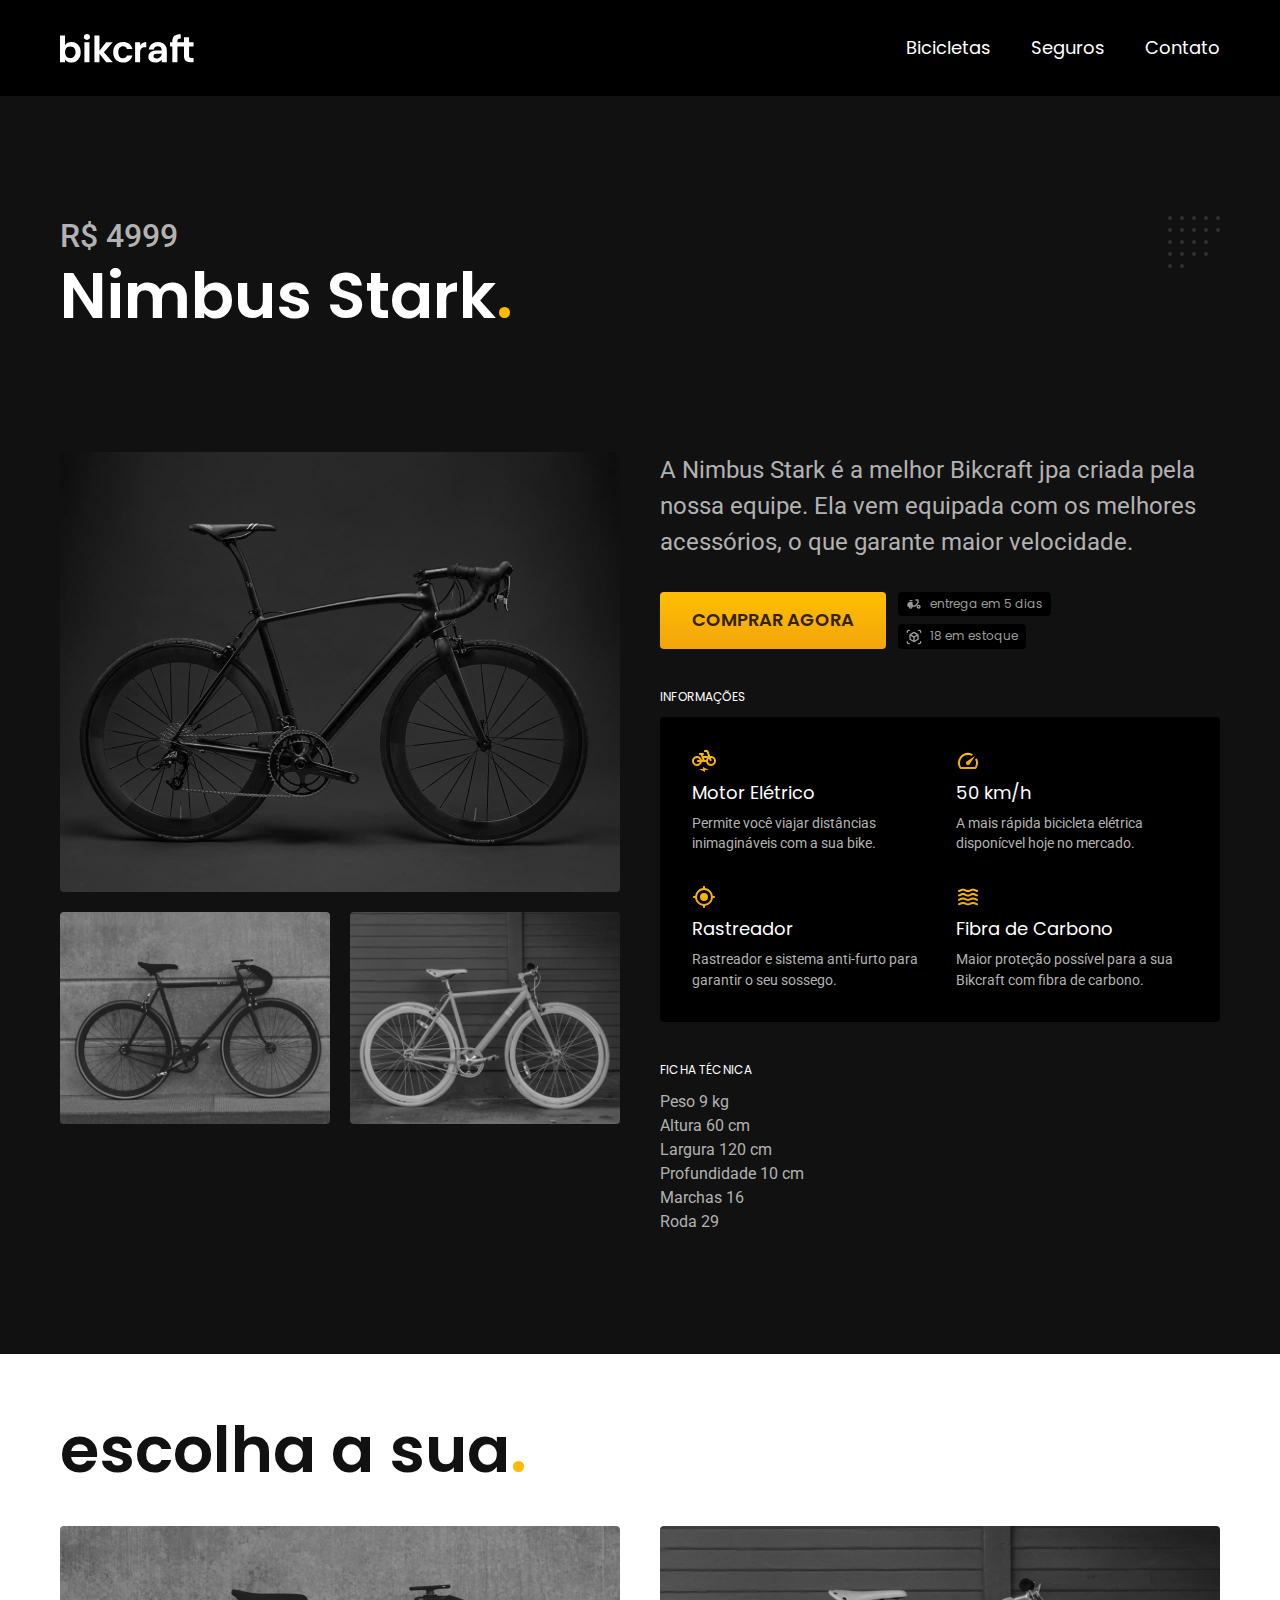
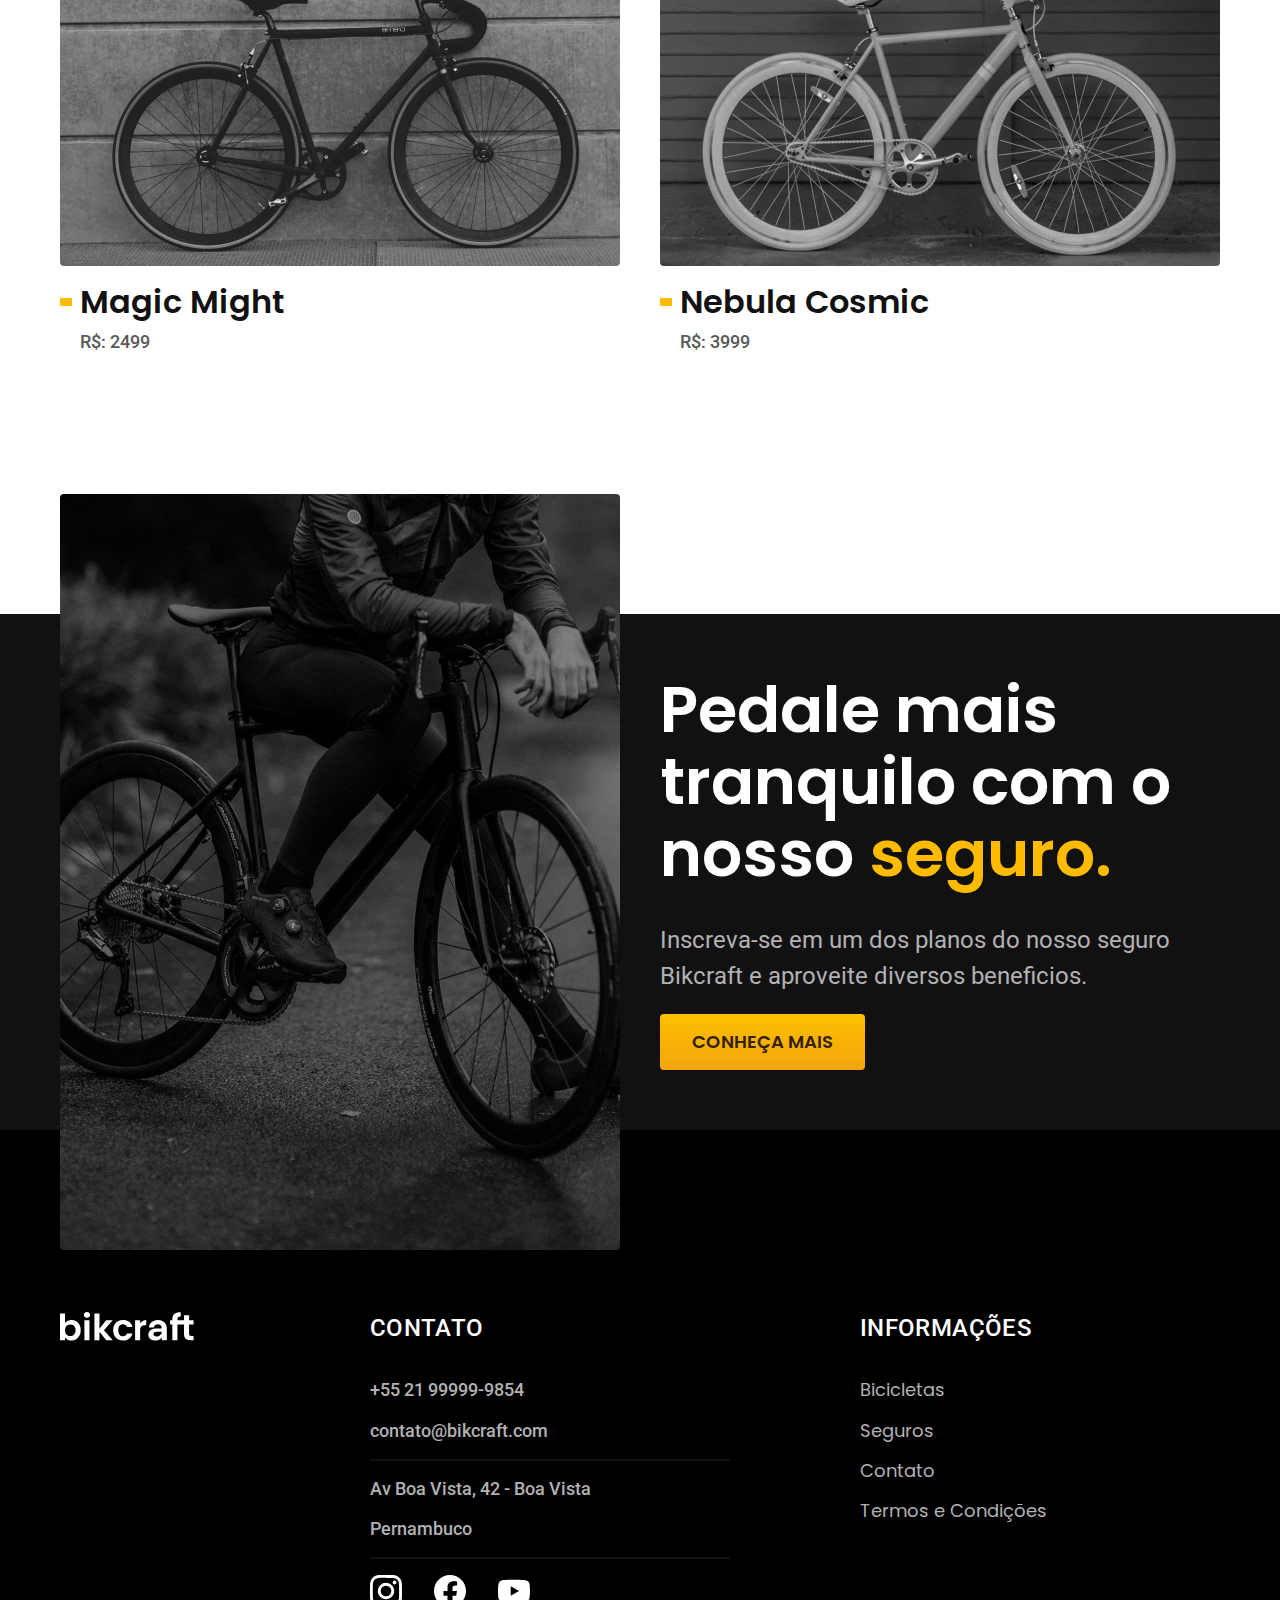
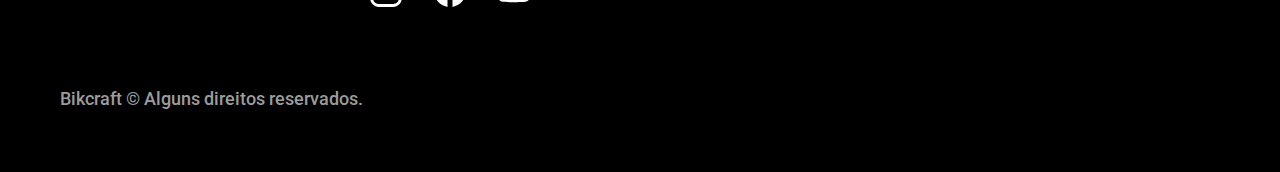
<file: bicicletas/nimbus.html>
<!DOCTYPE html>

<html lang="pt-br">

<head>
  <meta charset="UTF-8">
  <meta name="viewport" content="width=device-width, initial-scale=1.0">
  <title>Nimbus | Bikcraft</title>
  <meta name="description" content="Termos e condições.">

  <link rel="stylesheet" href="../css/style.css">

  <link rel="preconnect" href="https://fonts.googleapis.com">
  <link rel="preconnect" href="https://fonts.gstatic.com" crossorigin>
  <link href="https://fonts.googleapis.com/css2?family=Merriweather:ital,wght@1,900&family=Poppins:wght@400;600&family=Roboto:wght@400;500&display=swap" rel="stylesheet">
</head>

<body id="bicicleta">
  <header class="header-bg">
    <div class="header container">
      <a href="../">
        <img src="../img/bikcraft.svg" alt="Bikcraft">
      </a>

      <nav aria-label="primaria">
        <ul class="header-menu font-1-m cor-0">
          <li> <a href="../bicicletas.html"> Bicicletas</a></li>
          <li> <a href="../seguros.html"> Seguros</a></li>
          <li> <a href="../contato.html"> Contato</a></li>
        </ul>
      </nav>
    </div>
  </header>

  <main class="titulo-bg">
    <div class="titulo-bg">
      <div class="titulo container">
        <p class="font-2-xl cor-5">R$ 4999</p>
        <h1 class="font-1-xxl cor-0">Nimbus Stark<span class="cor-p1">.</span></h1>
      </div>
    </div>
    <div class="bicicleta container">
        <div class="bicicleta-imagens">
            <img src="../img/bicicleta/nimbus1.jpg" alt="Bicicleta 1">
            <img src="../img/bicicleta/nimbus2.jpg" alt="Bicicleta 2">
            <img src="../img/bicicleta/nimbus3.jpg" alt="Bicicleta 3">
        </div>
        <div class="bicicleta-conteudo">
            <p class="font-2-l cor-5"> A Nimbus Stark é a melhor Bikcraft jpa criada pela nossa equipe.
                Ela vem equipada com os melhores acessórios, o que garante maior velocidade.
            </p>
            <div class="bicicleta-comprar">
                <a class="botao" href="../orcamento.html?tipo=bikcraft&produto=nimbus">Comprar Agora</a>
                <span class="font-1-xs cor-6"><img src="../img/icones/entrega.svg">entrega em 5 dias</span>
                <span class="font-1-xs cor-6"><img src="../img/icones/estoque.svg"> 18 em estoque</span>
            </div>

        <h2 class="font-1-xs cor-0">Informações</h2>
        <ul class="bicicleta-informacoes">
            <li>
                <img src="../img/icones/eletrica.svg" alt="">
                <h3 class="font-1-m cor-0">Motor Elétrico</h3>
                <p class="font-2-xs cor-5">Permite você viajar distâncias inimagináveis com a sua bike.</p>
            </li>
            <li>
                <img src="../img/icones/velocidade.svg" alt="">
                <h3 class="font-1-m cor-0">50 km/h</h3>
                <p class="font-2-xs cor-5">A mais rápida bicicleta elétrica disponícvel hoje no mercado.</p>
            </li>
            <li>
                <img src="../img/icones/rastreador.svg" alt="">
                <h3 class="font-1-m cor-0">Rastreador</h3>
                <p class="font-2-xs cor-5">Rastreador e sistema anti-furto para garantir o seu sossego.</p>
            </li>
            <li>
                <img src="../img/icones/carbono.svg" alt="">
                <h3 class="font-1-m cor-0">Fibra de Carbono</h3>
                <p class="font-2-xs cor-5">Maior proteção possível para a sua Bikcraft com fibra de carbono.</p>
            </li>
        </ul>
        <h2 class="font-1-xs cor-0">Ficha Técnica</h2>
        <ul class="bicicletas-ficha font-2-s cor-5">
            <li>Peso <span>9 kg</span></li>
            <li>Altura <span>60 cm</span></li>
            <li>Largura <span>120 cm</span></li>
            <li>Profundidade <span>10 cm</span></li>
            <li>Marchas <span>16</span></li>
            <li>Roda <span>29</span></li>
        </ul>
    </div>
    </div>
        
  </main>

  <article class="bicicletas-lista container">
    <h2 class="font-1-xxl">escolha a sua<span class="cor-p1">.</span></h2>
    <ul>
        <li>
            <a href="./magic.html">
                <img src="../img/bicicletas/magic.jpg" alt="Bicicleta preta">
                <h3 class="font-1-xl">Magic Might</h3>
                <span class="font-2-m cor-8">R$: 2499</span>
            </a>
        </li>
        <li>
            <a href="./nebula.html">
                <img src="../img/bicicletas/nebula.jpg" alt="Bicicleta preta">
                <h3 class="font-1-xl">Nebula Cosmic</h3>
                <span class="font-2-m cor-8">R$: 3999</span>
            </a>
        </li>
    </ul>
</article>

<article class="seguro-bg">
    <div class="seguro container">
        <div class="seguro-imagem">
            <img src="../img/fotos/seguros.jpg" alt="Pessoa parada em cima de uma bicicleta">
        </div>
        <div class="seguro-conteudo">
            <h2 class="font-1-xxl cor-0">Pedale mais tranquilo com o nosso 
            <span class="cor-p1">seguro.</span></h2>
            <p class="font-2-l cor-5">Inscreva-se em um dos planos do nosso seguro 
                Bikcraft e aproveite diversos beneficios.</p>
            <a class="botao" href="../seguros.html">Conheça Mais</a>
        </div>
    </div>
</article>

  <footer class="footer-bg">
    <div class="footer container">
      <img src="../img/bikcraft.svg" alt="Bikcraft">
      <div class="footer-contato">
        <h3 class="font-2-l-b cor-0">Contato</h3>
        <ul class="font-2-m cor-5">
          <li><a href="tel:+5521999999854">+55 21 99999-9854 </a></li>
          <li><a href="mailto:contato@bikcraft.com">contato@bikcraft.com </a></li>
          <li>Av Boa Vista, 42 - Boa Vista</li>
          <li>Pernambuco</li>
        </ul>
        <div class="footer-redes">
          <a href="../">
            <img src="../img/redes/instagram.svg" alt="Instagram">
          </a>
          <a href="../">
            <img src="../img/redes/facebook.svg" alt="Facebook">
          </a>
          <a href="../">
            <img src="../img/redes/youtube.svg" alt="Youtube">
          </a>
        </div>
      </div>
      <div class="footer-informacoes">
        <h3 class="font-2-l-b cor-0">Informações</h3>
        <nav>
          <ul class="font-1-m cor-5">
            <li> <a href="../bicicletas.html"> Bicicletas</a></li>
            <li> <a href="../seguros.html"> Seguros</a></li>
            <li> <a href="../contato.html"> Contato</a></li>
            <li> <a href="../termos.html"> Termos e Condições</a></li>
          </ul>
        </nav>
      </div>
      <p class="footer-copy font-2-m cor-6">Bikcraft © Alguns direitos reservados.</p>
    </div>
  </footer>
  <script src="../js/script.js"></script>
</body>

</html>
</file>
<file: css/style.css>
@import "./global/global.css";
@import "./utilidades/tipografia.css";
@import "./utilidades/cores.css";
@import "./utilidades/animacao.css";

@import "./global/header.css";
@import "./global/footer.css";

/* Utilidades */
@import "./utilidades/componentes.css";
@import "./utilidades/formulario.css";

/* Home */
@import "./home/introducao.css";
@import "./home/tecnologia.css";
@import "./home/parceiros.css";
@import "./home/depoimento.css";

/* Bicicletas */
@import "./bicicletas/bicicletas-lista.css";
@import "./bicicletas/bicicletas.css";

/* Bicicleta */
@import "./bicicleta/bicicleta.css";
@import "./bicicleta/seguro.css";

/* Seguros */
@import "./seguros/seguros.css";
@import "./seguros/vantagens.css";
@import "./seguros/perguntas.css";

/* Contato */
@import "./contato/contato.css";
@import "./contato/lojas.css";

/* Contato */
@import "./orcamento/orcamento.css";

/* Termos */
@import "./termos/termos.css";
</file>
